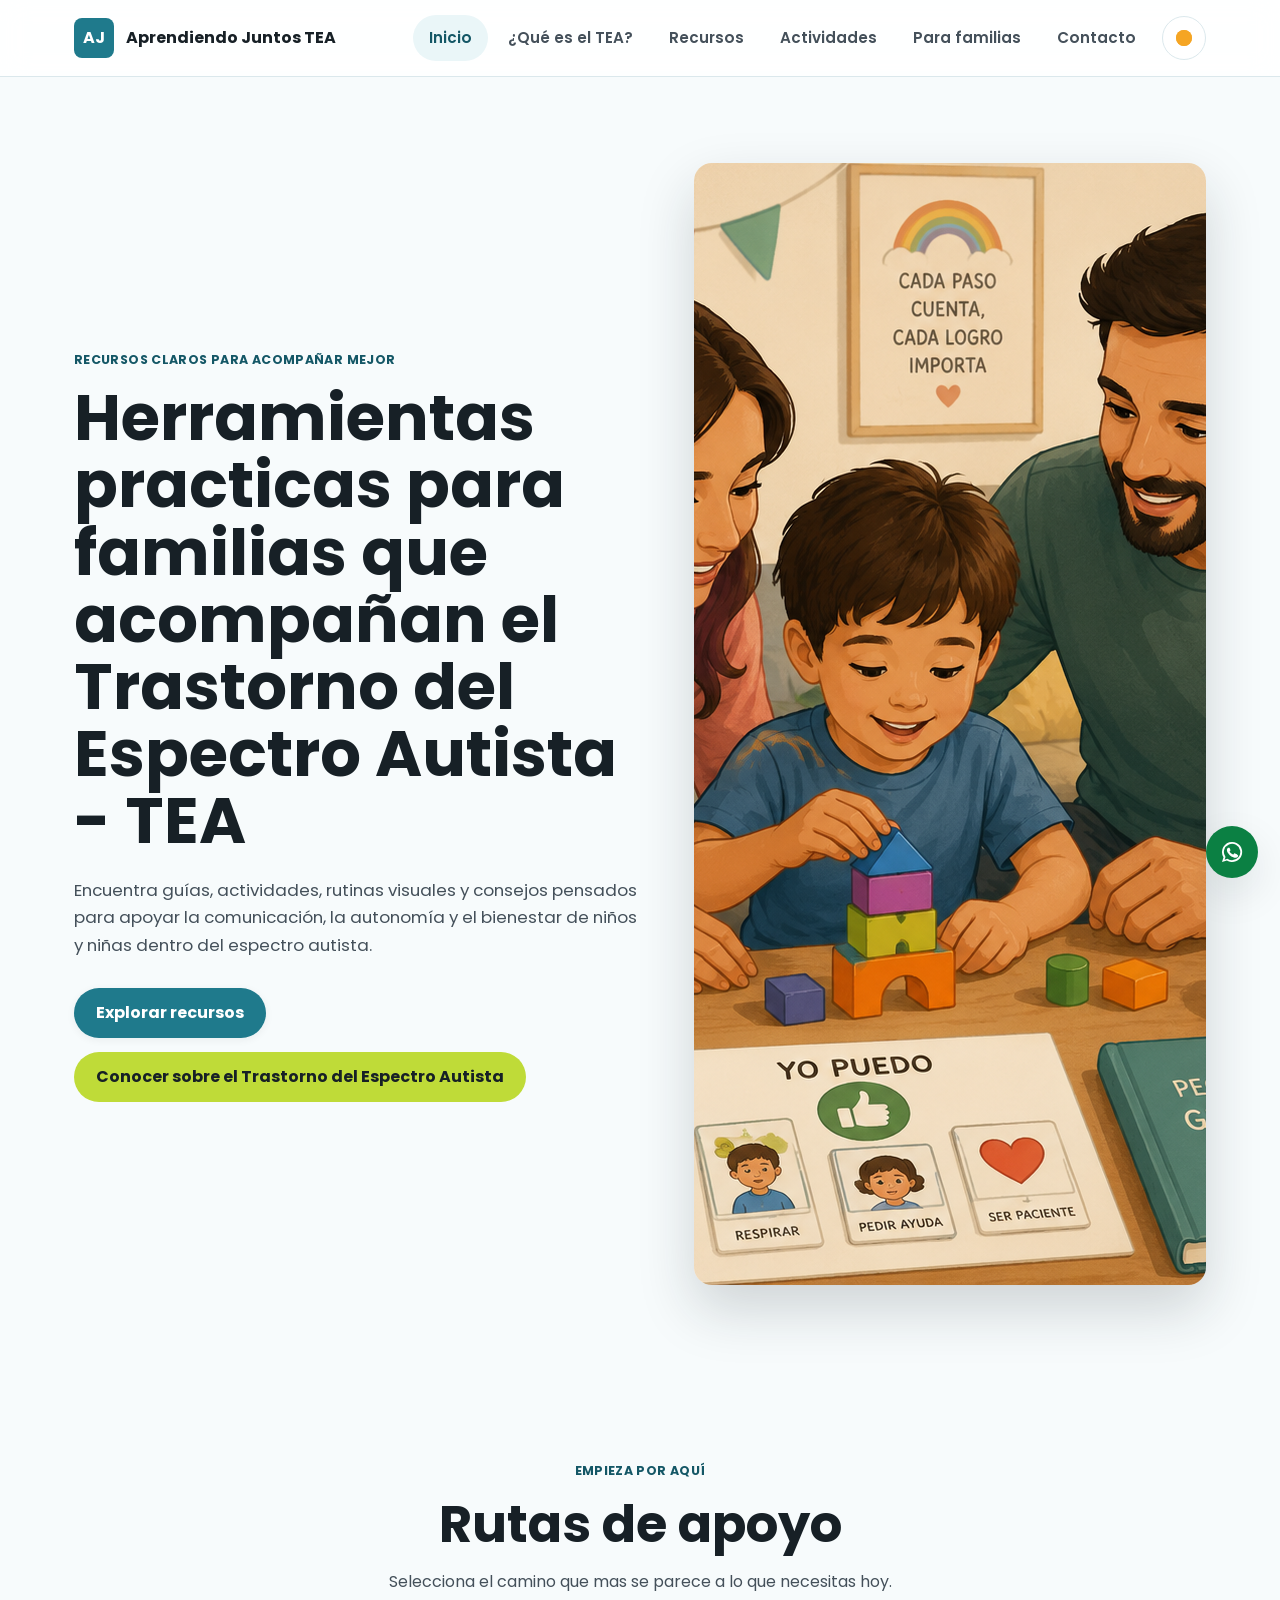
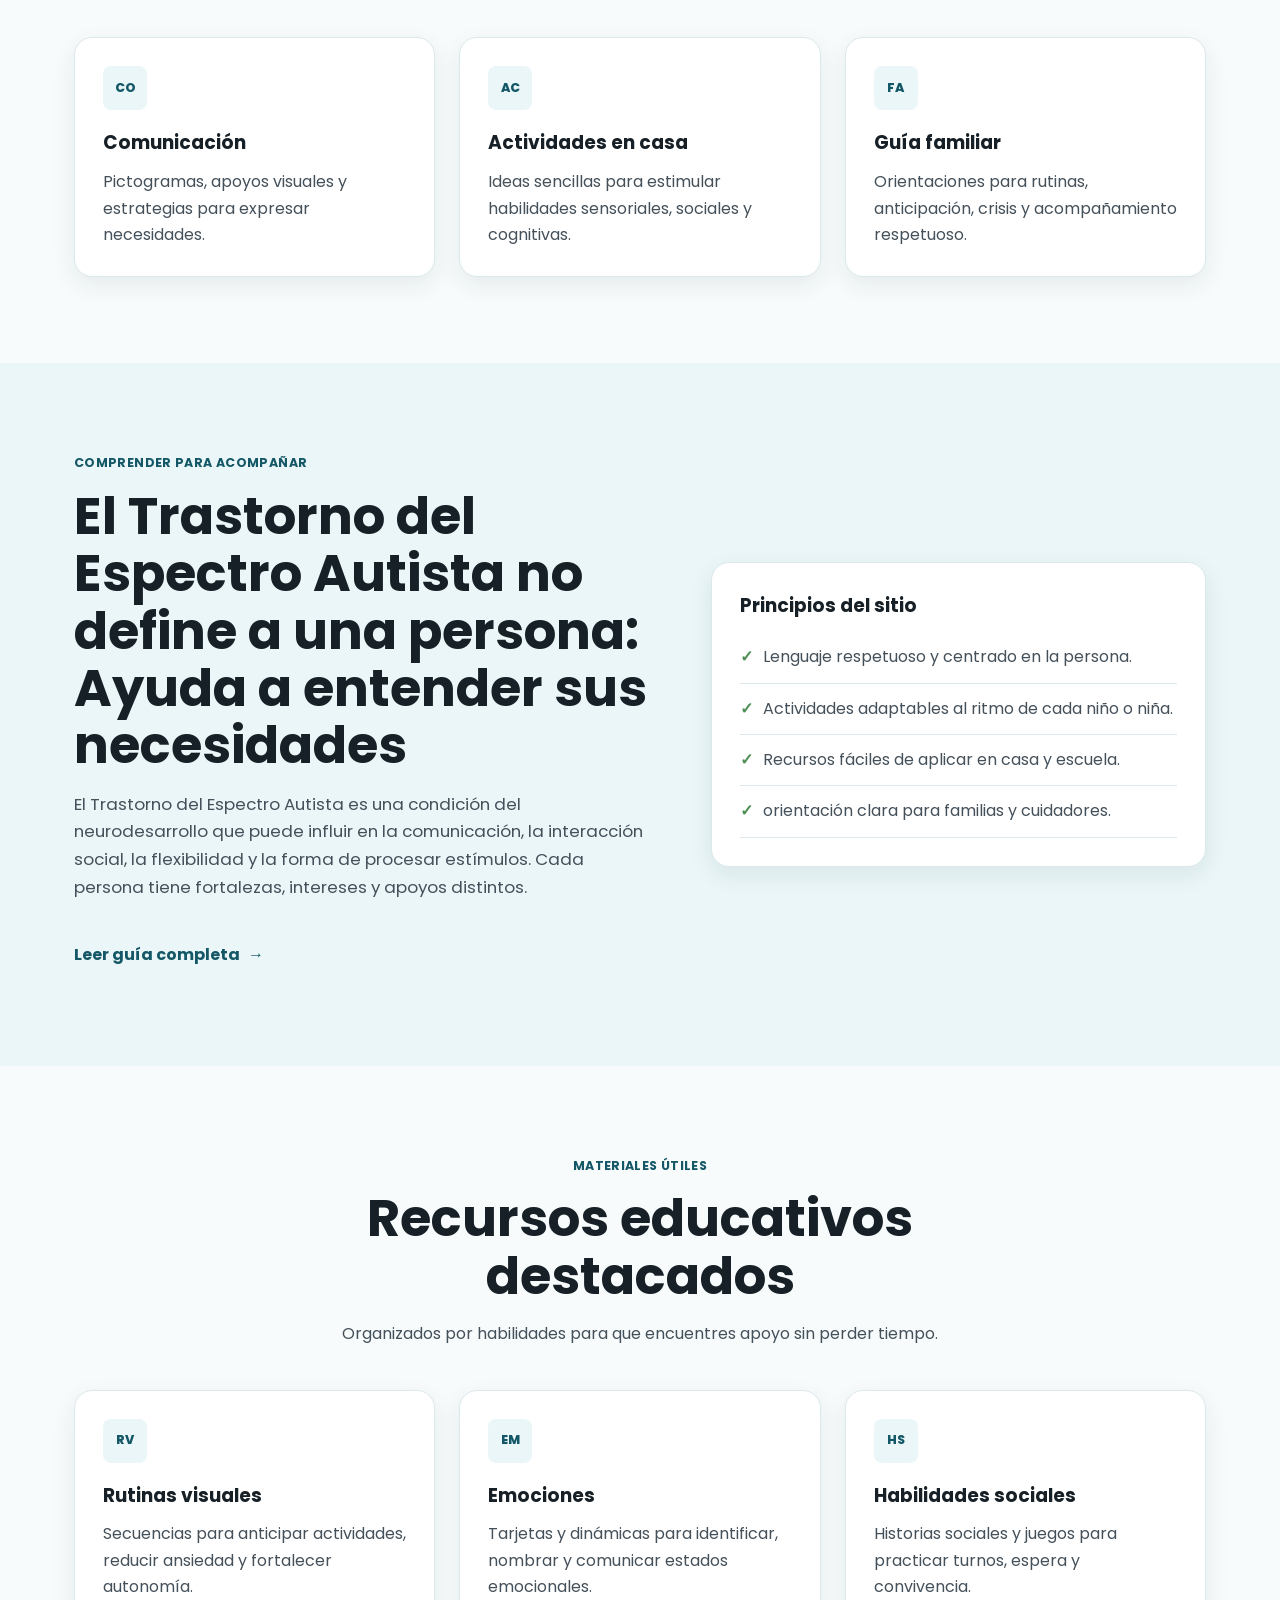
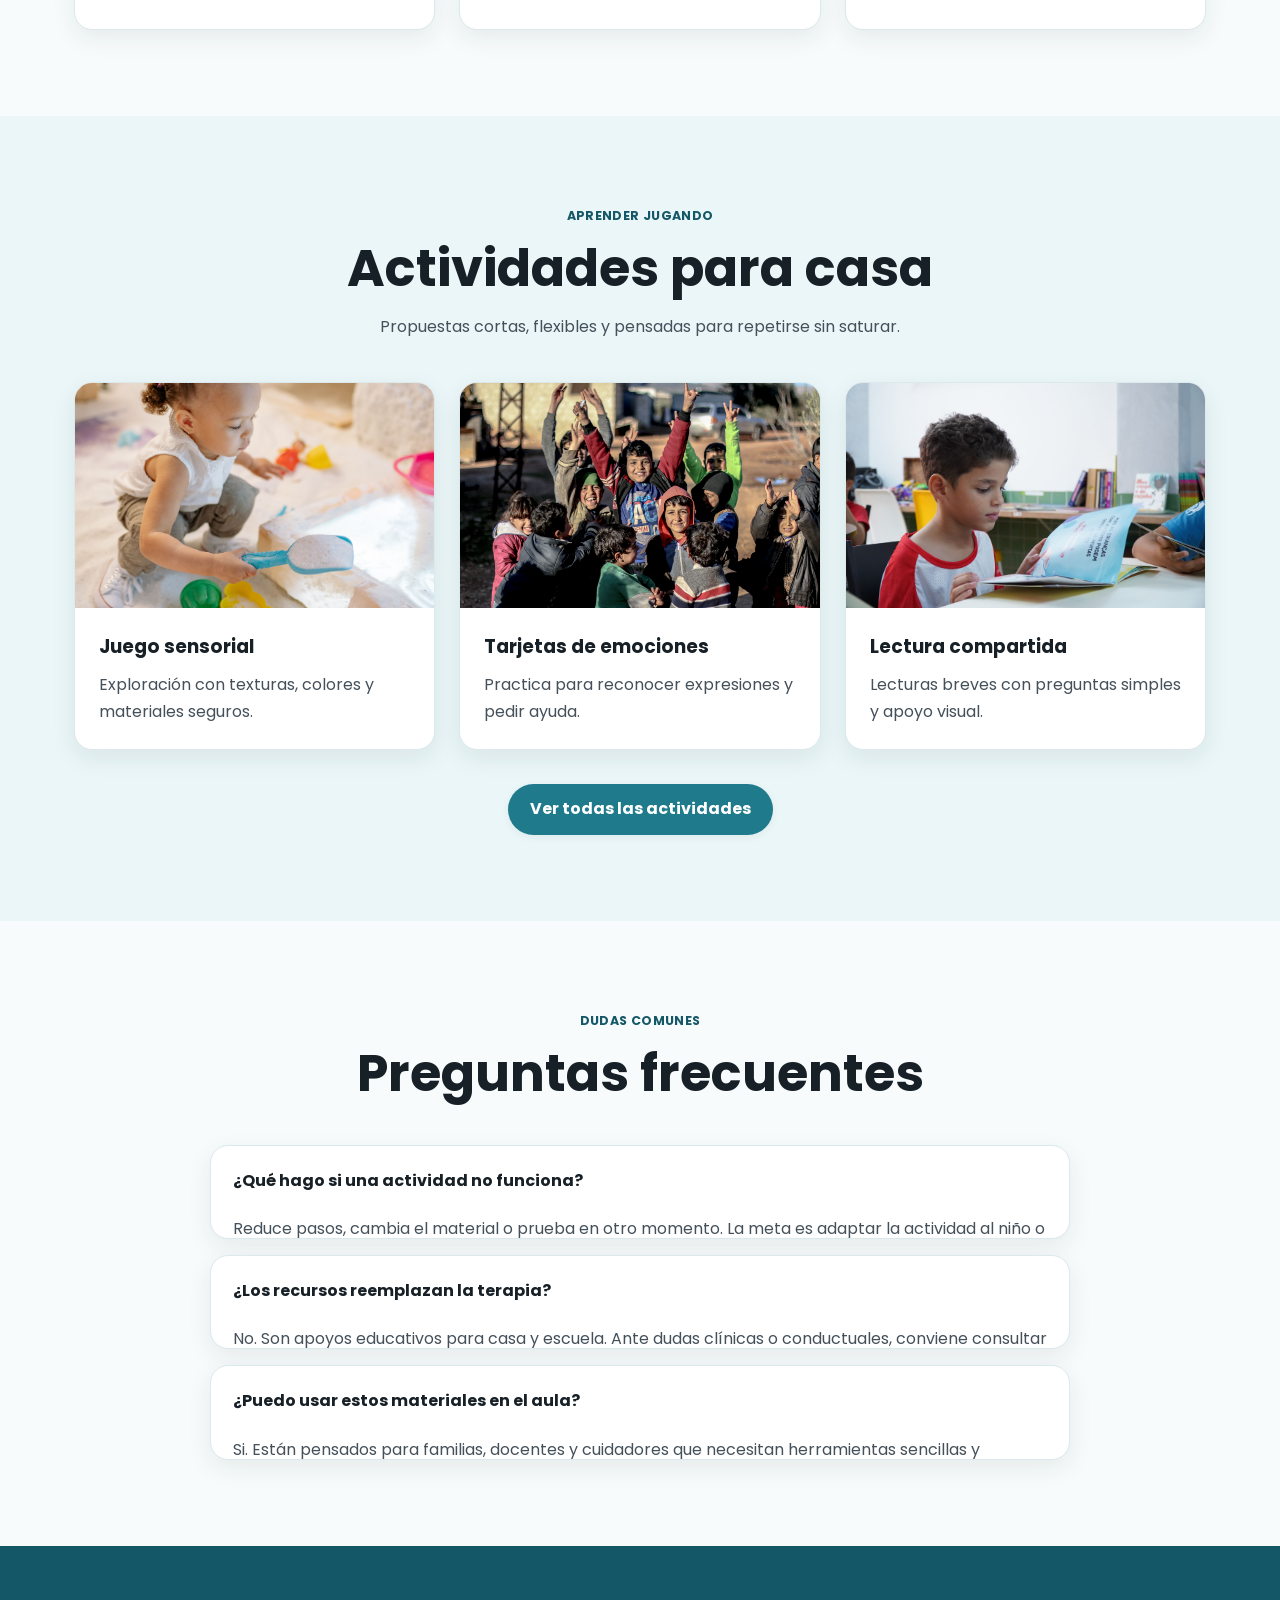
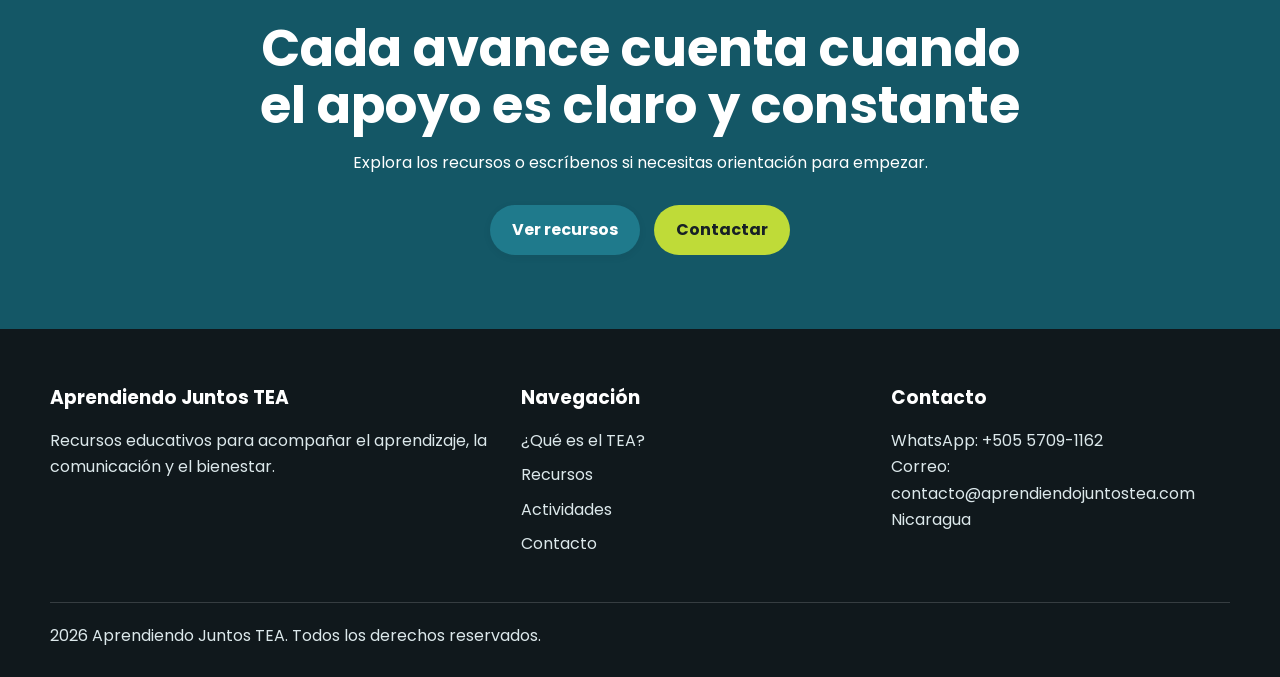
<file: index.html>
<!DOCTYPE html>
<html lang="es">
<head>
    <meta charset="UTF-8">
    <meta name="viewport" content="width=device-width, initial-scale=1.0">
    <title>Aprendiendo Juntos TEA | Recursos para familias</title>
    <meta name="description" content="Recursos educativos, actividades y guías practicas para acompañar a niños y niñas con Trastorno del Espectro Autista.">
    <link rel="canonical" href="https://autismoproyecto25-droid.github.io/AprendiendoJuntosTEA/">
    <meta name="theme-color" content="#f7fbfc" media="(prefers-color-scheme: light)">
    <meta name="theme-color" content="#10161a" media="(prefers-color-scheme: dark)">

    <meta property="og:type" content="website">
    <meta property="og:site_name" content="Aprendiendo Juntos TEA">
    <meta property="og:locale" content="es_NI">
    <meta property="og:title" content="Aprendiendo Juntos TEA | Recursos para familias">
    <meta property="og:description" content="Recursos educativos, actividades y guías practicas para acompañar a niños y niñas con Trastorno del Espectro Autista.">
    <meta property="og:url" content="https://autismoproyecto25-droid.github.io/AprendiendoJuntosTEA/">
    <meta property="og:image" content="https://autismoproyecto25-droid.github.io/AprendiendoJuntosTEA/images/banners/familia-interactuando-nino.png">
    <meta property="og:image:width" content="1402">
    <meta property="og:image:height" content="1122">
    <meta property="og:image:alt" content="Familia acompañando a un niño durante una actividad educativa">
    <meta name="twitter:card" content="summary_large_image">
    <meta name="twitter:title" content="Aprendiendo Juntos TEA | Recursos para familias">
    <meta name="twitter:description" content="Recursos educativos, actividades y guías practicas para acompañar a niños y niñas con Trastorno del Espectro Autista.">
    <meta name="twitter:image" content="https://autismoproyecto25-droid.github.io/AprendiendoJuntosTEA/images/banners/familia-interactuando-nino.png">

    <script>
        (function () {
            try {
                var storedTheme = localStorage.getItem("theme");
                if (storedTheme) {
                    document.documentElement.setAttribute("data-theme", storedTheme);
                }
            } catch (error) {
                /* localStorage no disponible: se usara la preferencia del sistema */
            }
        })();
    </script>
    <link rel="preload" as="image" href="images/banners/familia-interactuando-nino.png">
    <link rel="preconnect" href="https://fonts.googleapis.com">
    <link rel="preconnect" href="https://fonts.gstatic.com" crossorigin>
    <link href="https://fonts.googleapis.com/css2?family=Poppins:wght@300;400;500;600;700&display=swap" rel="stylesheet">
    <link rel="icon" href="images/logo/favicon.ico">
    <link rel="stylesheet" href="css/variables.css">
    <link rel="stylesheet" href="css/style.css">
    <link rel="stylesheet" href="css/responsive.css">
    <link rel="stylesheet" href="css/animation.css">
    <script type="application/ld+json">
    {
        "@context": "https://schema.org",
        "@graph": [
            {
                "@type": "Organization",
                "@id": "https://autismoproyecto25-droid.github.io/AprendiendoJuntosTEA/#organization",
                "name": "Aprendiendo Juntos TEA",
                "url": "https://autismoproyecto25-droid.github.io/AprendiendoJuntosTEA/",
                "logo": "https://autismoproyecto25-droid.github.io/AprendiendoJuntosTEA/images/logo/favicon.ico",
                "email": "contacto@aprendiendojuntostea.com"
            },
            {
                "@type": "WebSite",
                "@id": "https://autismoproyecto25-droid.github.io/AprendiendoJuntosTEA/#website",
                "url": "https://autismoproyecto25-droid.github.io/AprendiendoJuntosTEA/",
                "name": "Aprendiendo Juntos TEA",
                "inLanguage": "es",
                "publisher": { "@id": "https://autismoproyecto25-droid.github.io/AprendiendoJuntosTEA/#organization" }
            },
            {
                "@type": "FAQPage",
                "mainEntity": [
                    {
                        "@type": "Question",
                        "name": "¿Qué hago si una actividad no funciona?",
                        "acceptedAnswer": {
                            "@type": "Answer",
                            "text": "Reduce pasos, cambia el material o prueba en otro momento. La meta es adaptar la actividad al niño o niña, no forzar el proceso."
                        }
                    },
                    {
                        "@type": "Question",
                        "name": "¿Los recursos reemplazan la terapia?",
                        "acceptedAnswer": {
                            "@type": "Answer",
                            "text": "No. Son apoyos educativos para casa y escuela. Ante dudas clínicas o conductuales, conviene consultar con profesionales especializados."
                        }
                    },
                    {
                        "@type": "Question",
                        "name": "¿Puedo usar estos materiales en el aula?",
                        "acceptedAnswer": {
                            "@type": "Answer",
                            "text": "Si. Están pensados para familias, docentes y cuidadores que necesitan herramientas sencillas y adaptables."
                        }
                    }
                ]
            }
        ]
    }
    </script>
</head>
<body>
    <a class="skip-link" href="#main-content">Saltar al contenido</a>
    <!-- Encabezado principal: mantiene la navegación visible y accesible. -->
    <header class="site-header">
        <nav class="navbar" aria-label="navegación principal">
            <a class="logo" href="index.html" aria-label="Inicio Aprendiendo Juntos TEA, portal sobre el Trastorno del Espectro Autista">
                <span class="logo-mark">AJ</span>
                <span>Aprendiendo Juntos TEA</span>
            </a>
            <div class="nav-right">
                <ul class="nav-links" id="primaryNav">
                    <li><a class="active" href="index.html">Inicio</a></li>
                    <li><a href="pages/tea.html">¿Qué es el TEA?</a></li>
                    <li><a href="pages/recursos.html">Recursos</a></li>
                    <li><a href="pages/actividades.html">Actividades</a></li>
                    <li><a href="pages/padres.html">Para familias</a></li>
                    <li><a href="pages/contacto.html">Contacto</a></li>
                </ul>
                <button class="theme-toggle" type="button" id="themeToggle" aria-pressed="false" aria-label="Cambiar a modo oscuro">
                    <span class="theme-toggle-icon" aria-hidden="true"></span>
                </button>
                <button class="menu-toggle" type="button" aria-label="Abrir menu" aria-expanded="false" aria-controls="primaryNav">
                    <span></span>
                    <span></span>
                    <span></span>
                </button>
            </div>
        </nav>
    </header>

    <main id="main-content">
        <!-- Hero: presenta el propósito de la web y guía hacia las acciones principales. -->
        <section class="hero section-band">
            <div class="hero-content hidden">
                <span class="eyebrow">Recursos claros para acompañar mejor</span>
                <h1>Herramientas practicas para familias que acompañan el Trastorno del Espectro Autista - TEA</h1>
                <p>
                    Encuentra guías, actividades, rutinas visuales y consejos pensados para apoyar la comunicación,
                    la autonomía y el bienestar de niños y niñas dentro del espectro autista.
                </p>
                <div class="hero-buttons">
                    <a class="btn-primary" href="pages/recursos.html">Explorar recursos</a>
                    <a class="btn-secondary" href="pages/tea.html">Conocer sobre el Trastorno del Espectro Autista</a>
                </div>
            </div>
            <div class="hero-image hidden">
                <img src="images/banners/familia-interactuando-nino.png" width="1402" height="1122" alt="Familia acompañando a un niño durante una actividad educativa" fetchpriority="high" decoding="async">
            </div>
        </section>

        <!-- Accesos rápidos: reduce pasos para encontrar ayuda especifica. -->
        <section class="quick-access section-wrap" aria-labelledby="quick-title">
            <div class="section-title">
                <span class="eyebrow">Empieza por aquí</span>
                <h2 id="quick-title">Rutas de apoyo</h2>
                <p>Selecciona el camino que mas se parece a lo que necesitas hoy.</p>
            </div>
            <div class="feature-grid">
                <a class="feature-card hidden" href="pages/recursos.html">
                    <span class="card-icon" aria-hidden="true">CO</span>
                    <h3>Comunicación</h3>
                    <p>Pictogramas, apoyos visuales y estrategias para expresar necesidades.</p>
                </a>
                <a class="feature-card hidden" href="pages/actividades.html">
                    <span class="card-icon" aria-hidden="true">AC</span>
                    <h3>Actividades en casa</h3>
                    <p>Ideas sencillas para estimular habilidades sensoriales, sociales y cognitivas.</p>
                </a>
                <a class="feature-card hidden" href="pages/padres.html">
                    <span class="card-icon" aria-hidden="true">FA</span>
                    <h3>Guía familiar</h3>
                    <p>Orientaciones para rutinas, anticipación, crisis y acompañamiento respetuoso.</p>
                </a>
            </div>
        </section>

        <!-- Resumen TEA: explica con lenguaje cuidadoso y no alarmista. -->
        <section class="split-section section-band soft" aria-labelledby="tea-title">
            <div class="split-text hidden">
                <span class="eyebrow">Comprender para acompañar</span>
                <h2 id="tea-title">El Trastorno del Espectro Autista no define a una persona: Ayuda a entender sus necesidades</h2>
                <p>
                    El Trastorno del Espectro Autista es una condición del neurodesarrollo que puede influir en la
                    comunicación, la interacción social, la flexibilidad y la forma de procesar estímulos. Cada persona
                    tiene fortalezas, intereses y apoyos distintos.
                </p>
                <a class="text-link" href="pages/tea.html">Leer guía completa</a>
            </div>
            <div class="info-panel hidden">
                <h3>Principios del sitio</h3>
                <ul class="check-list">
                    <li>Lenguaje respetuoso y centrado en la persona.</li>
                    <li>Actividades adaptables al ritmo de cada niño o niña.</li>
                    <li>Recursos fáciles de aplicar en casa y escuela.</li>
                    <li>orientación clara para familias y cuidadores.</li>
                </ul>
            </div>
        </section>

        <!-- Recursos destacados: muestra categorías concretas disponibles. -->
        <section class="section-wrap" aria-labelledby="resources-title">
            <div class="section-title">
                <span class="eyebrow">Materiales útiles</span>
                <h2 id="resources-title">Recursos educativos destacados</h2>
                <p>Organizados por habilidades para que encuentres apoyo sin perder tiempo.</p>
            </div>
            <div class="resources-grid">
                <article class="resource-card hidden">
                    <span class="card-icon" aria-hidden="true">RV</span>
                    <h3>Rutinas visuales</h3>
                    <p>Secuencias para anticipar actividades, reducir ansiedad y fortalecer autonomía.</p>
                </article>
                <article class="resource-card hidden">
                    <span class="card-icon" aria-hidden="true">EM</span>
                    <h3>Emociones</h3>
                    <p>Tarjetas y dinámicas para identificar, nombrar y comunicar estados emocionales.</p>
                </article>
                <article class="resource-card hidden">
                    <span class="card-icon" aria-hidden="true">HS</span>
                    <h3>Habilidades sociales</h3>
                    <p>Historias sociales y juegos para practicar turnos, espera y convivencia.</p>
                </article>
            </div>
        </section>

        <!-- Actividades visuales: aprovecha las imágenes existentes para orientar rápidamente. -->
        <section class="section-wrap activities-preview soft" aria-labelledby="activities-title">
            <div class="section-title">
                <span class="eyebrow">Aprender jugando</span>
                <h2 id="activities-title">Actividades para casa</h2>
                <p>Propuestas cortas, flexibles y pensadas para repetirse sin saturar.</p>
            </div>
            <div class="activities-grid">
                <article class="activity-card hidden">
                    <img src="images/activities/Sensorial.jpg" width="4000" height="6000" alt="Materiales para juego sensorial" loading="lazy" decoding="async">
                    <div>
                        <h3>Juego sensorial</h3>
                        <p>Exploración con texturas, colores y materiales seguros.</p>
                    </div>
                </article>
                <article class="activity-card hidden">
                    <img src="images/activities/Emociones.jpg" width="5472" height="3648" alt="Tarjetas para reconocer emociones" loading="lazy" decoding="async">
                    <div>
                        <h3>Tarjetas de emociones</h3>
                        <p>Practica para reconocer expresiones y pedir ayuda.</p>
                    </div>
                </article>
                <article class="activity-card hidden">
                    <img src="images/activities/Lectura.jpg" width="3936" height="2624" alt="Lectura compartida en familia" loading="lazy" decoding="async">
                    <div>
                        <h3>Lectura compartida</h3>
                        <p>Lecturas breves con preguntas simples y apoyo visual.</p>
                    </div>
                </article>
            </div>
            <div class="center-action">
                <a class="btn-primary" href="pages/actividades.html">Ver todas las actividades</a>
            </div>
        </section>

        <!-- Preguntas frecuentes: usa JavaScript para desplegar respuestas sin cambiar de pagina. -->
        <section class="faq section-wrap" aria-labelledby="faq-title">
            <div class="section-title">
                <span class="eyebrow">Dudas comunes</span>
                <h2 id="faq-title">Preguntas frecuentes</h2>
            </div>
            <div class="faq-container">
                <article class="faq-item">
                    <button class="faq-question" type="button" aria-expanded="false">¿Qué hago si una actividad no funciona?</button>
                    <div class="faq-answer">
                        <p>Reduce pasos, cambia el material o prueba en otro momento. La meta es adaptar la actividad al niño o niña, no forzar el proceso.</p>
                    </div>
                </article>
                <article class="faq-item">
                    <button class="faq-question" type="button" aria-expanded="false">¿Los recursos reemplazan la terapia?</button>
                    <div class="faq-answer">
                        <p>No. Son apoyos educativos para casa y escuela. Ante dudas clínicas o conductuales, conviene consultar con profesionales especializados.</p>
                    </div>
                </article>
                <article class="faq-item">
                    <button class="faq-question" type="button" aria-expanded="false">¿Puedo usar estos materiales en el aula?</button>
                    <div class="faq-answer">
                        <p>Si. Están pensados para familias, docentes y cuidadores que necesitan herramientas sencillas y adaptables.</p>
                    </div>
                </article>
            </div>
        </section>

        <!-- Llamado final: dirige a contacto y refuerza el apoyo humano. -->
        <section class="cta">
            <h2>Cada avance cuenta cuando el apoyo es claro y constante</h2>
            <p>Explora los recursos o escríbenos si necesitas orientación para empezar.</p>
            <div class="hero-buttons compact">
                <a class="btn-primary" href="pages/recursos.html">Ver recursos</a>
                <a class="btn-secondary" href="pages/contacto.html">Contactar</a>
            </div>
        </section>
    </main>

    <!-- Pie de pagina: agrupa navegación secundaria y datos de contacto. -->
    <footer class="site-footer">
        <div class="footer-container">
            <div>
                <h3>Aprendiendo Juntos TEA</h3>
                <p>Recursos educativos para acompañar el aprendizaje, la comunicación y el bienestar.</p>
            </div>
            <div>
                <h3>Navegación</h3>
                <a href="pages/tea.html">¿Qué es el TEA?</a>
                <a href="pages/recursos.html">Recursos</a>
                <a href="pages/actividades.html">Actividades</a>
                <a href="pages/contacto.html">Contacto</a>
            </div>
            <div>
                <h3>Contacto</h3>
                <p>WhatsApp: +505 5709-1162</p> <!-- Se mantiene el mismo contacto que en la pagina de contacto para consistencia. -->
                <p>Correo: contacto@aprendiendojuntostea.com</p>
                <p>Nicaragua</p>
            </div>
        </div>
        <p class="copyright">2026 Aprendiendo Juntos TEA. Todos los derechos reservados.</p>
    </footer>

    <a class="whatsapp" href="https://wa.me/50557091162" aria-label="Escribir por WhatsApp"><svg viewBox="0 0 24 24" fill="currentColor" aria-hidden="true"><path d="M12 2a10 10 0 0 0-8.5 15.2L2 22l4.9-1.5A10 10 0 1 0 12 2Zm0 18.2a8.2 8.2 0 0 1-4.2-1.2l-.3-.2-2.9.9.9-2.8-.2-.3A8.2 8.2 0 1 1 12 20.2Zm4.5-6.1c-.2-.1-1.5-.7-1.7-.8-.2-.1-.4-.1-.6.1-.2.2-.7.8-.8 1-.2.2-.3.2-.5.1-.2-.1-1-.4-1.9-1.2-.7-.6-1.2-1.4-1.3-1.6-.1-.2 0-.4.1-.5.1-.1.2-.3.4-.4.1-.1.2-.2.2-.4.1-.1 0-.3 0-.4 0-.1-.6-1.4-.8-1.9-.2-.5-.4-.4-.6-.4h-.5c-.2 0-.5.1-.7.3-.2.2-.9.9-.9 2.2s1 2.6 1.1 2.7c.1.2 2 3 4.8 4.2.7.3 1.2.5 1.6.6.7.2 1.3.2 1.8.1.5-.1 1.5-.6 1.7-1.2.2-.6.2-1.1.2-1.2-.1-.1-.2-.2-.5-.3Z"/></svg></a>
    <button id="topBtn" type="button" aria-label="Volver arriba"><svg viewBox="0 0 24 24" fill="none" stroke="currentColor" stroke-width="2.5" stroke-linecap="round" stroke-linejoin="round" aria-hidden="true"><path d="M12 19V5"/><path d="m5 12 7-7 7 7"/></svg></button>
    <script src="js/darkmode.js"></script>
    <script src="js/main.js"></script>
</body>
</html>
</file>
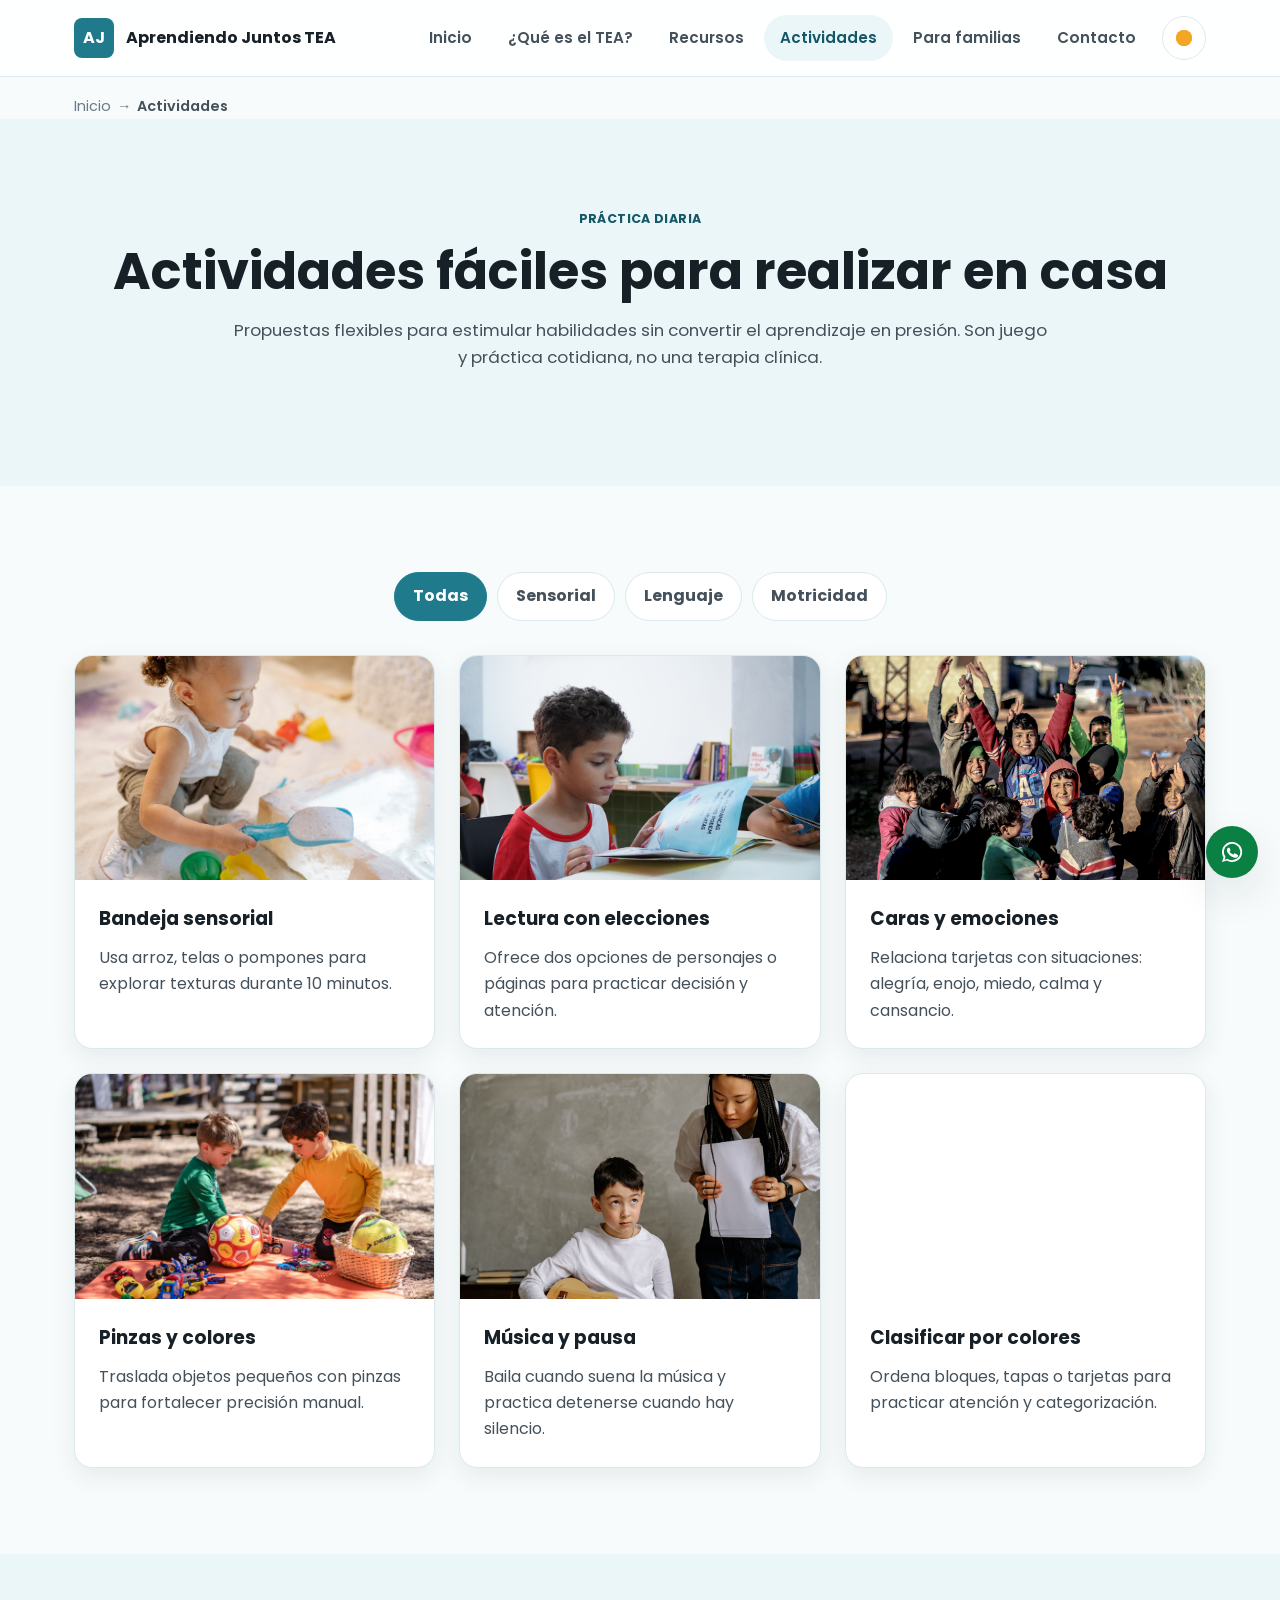
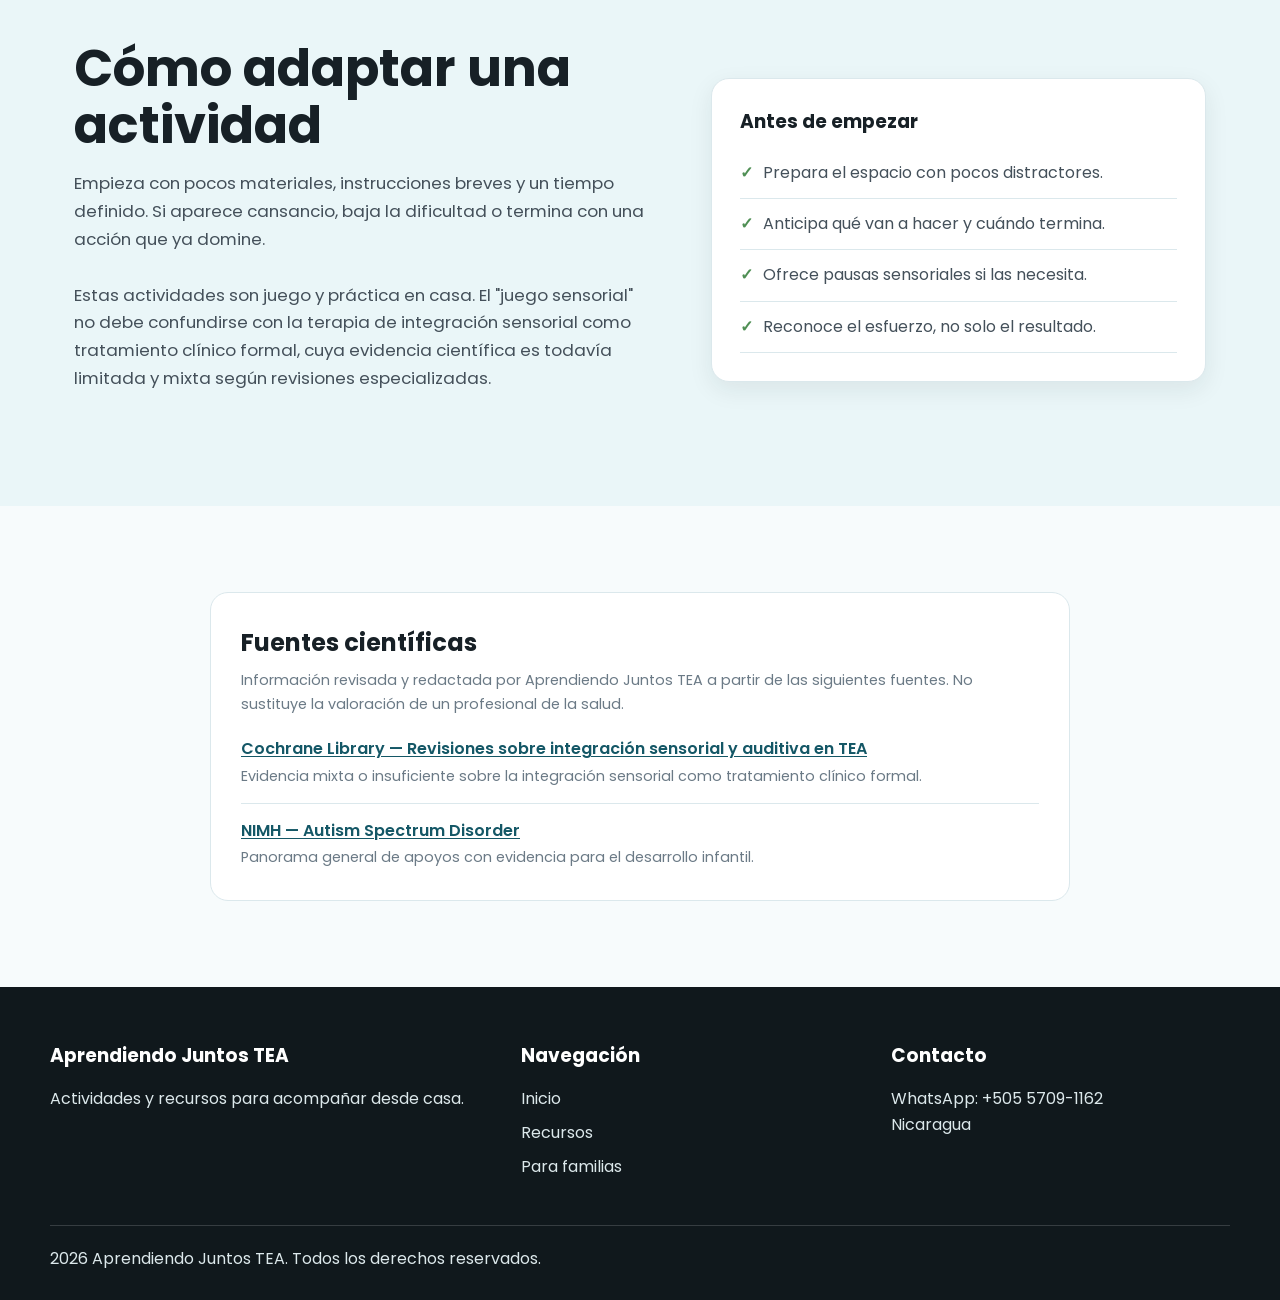
<file: pages/actividades.html>
<!DOCTYPE html>
<html lang="es">
<head>
    <meta charset="UTF-8">
    <meta name="viewport" content="width=device-width, initial-scale=1.0">
    <title>Actividades para casa | Aprendiendo Juntos TEA</title>
    <meta name="description" content="Actividades en casa para apoyar motricidad, lectura, emociones, música, colores y juego sensorial en niños con TEA, con ideas para adaptarlas.">
    <link rel="canonical" href="https://autismoproyecto25-droid.github.io/AprendiendoJuntosTEA/pages/actividades.html">
    <meta name="theme-color" content="#f7fbfc" media="(prefers-color-scheme: light)">
    <meta name="theme-color" content="#10161a" media="(prefers-color-scheme: dark)">

    <meta property="og:type" content="website">
    <meta property="og:site_name" content="Aprendiendo Juntos TEA">
    <meta property="og:locale" content="es_NI">
    <meta property="og:title" content="Actividades para casa | Aprendiendo Juntos TEA">
    <meta property="og:description" content="Actividades en casa para apoyar motricidad, lectura, emociones, música, colores y juego sensorial en niños con TEA.">
    <meta property="og:url" content="https://autismoproyecto25-droid.github.io/AprendiendoJuntosTEA/pages/actividades.html">
    <meta property="og:image" content="https://autismoproyecto25-droid.github.io/AprendiendoJuntosTEA/images/banners/familia-interactuando-nino.png">
    <meta name="twitter:card" content="summary_large_image">
    <meta name="twitter:title" content="Actividades para casa | Aprendiendo Juntos TEA">
    <meta name="twitter:description" content="Actividades en casa para apoyar motricidad, lectura, emociones y juego sensorial en niños con TEA.">
    <meta name="twitter:image" content="https://autismoproyecto25-droid.github.io/AprendiendoJuntosTEA/images/banners/familia-interactuando-nino.png">

    <script>
        (function () {
            try {
                var storedTheme = localStorage.getItem("theme");
                if (storedTheme) {
                    document.documentElement.setAttribute("data-theme", storedTheme);
                }
            } catch (error) {
                /* localStorage no disponible: se usara la preferencia del sistema */
            }
        })();
    </script>
    <link rel="preconnect" href="https://fonts.googleapis.com">
    <link rel="preconnect" href="https://fonts.gstatic.com" crossorigin>
    <link href="https://fonts.googleapis.com/css2?family=Poppins:wght@300;400;500;600;700&display=swap" rel="stylesheet">
    <link rel="icon" href="../images/logo/favicon.ico">
    <link rel="stylesheet" href="../css/variables.css">
    <link rel="stylesheet" href="../css/style.css">
    <link rel="stylesheet" href="../css/responsive.css">
    <link rel="stylesheet" href="../css/animation.css">
    <script type="application/ld+json">
    {
        "@context": "https://schema.org",
        "@graph": [
            {
                "@type": "BreadcrumbList",
                "itemListElement": [
                    { "@type": "ListItem", "position": 1, "name": "Inicio", "item": "https://autismoproyecto25-droid.github.io/AprendiendoJuntosTEA/" },
                    { "@type": "ListItem", "position": 2, "name": "Actividades", "item": "https://autismoproyecto25-droid.github.io/AprendiendoJuntosTEA/pages/actividades.html" }
                ]
            },
            {
                "@type": "WebPage",
                "name": "Actividades para casa",
                "url": "https://autismoproyecto25-droid.github.io/AprendiendoJuntosTEA/pages/actividades.html",
                "description": "Actividades en casa para apoyar motricidad, lectura, emociones, música, colores y juego sensorial en niños con TEA.",
                "inLanguage": "es",
                "isPartOf": { "@id": "https://autismoproyecto25-droid.github.io/AprendiendoJuntosTEA/#website" }
            }
        ]
    }
    </script>
</head>
<body>
    <a class="skip-link" href="#main-content">Saltar al contenido</a>
    <!-- Encabezado compartido: mantiene consistencia entre paginas. -->
    <header class="site-header">
        <nav class="navbar" aria-label="Navegación principal">
            <a class="logo" href="../index.html"><span class="logo-mark">AJ</span><span>Aprendiendo Juntos TEA</span></a>
            <div class="nav-right">
                <ul class="nav-links" id="primaryNav">
                    <li><a href="../index.html">Inicio</a></li>
                    <li><a href="tea.html">¿Qué es el TEA?</a></li>
                    <li><a href="recursos.html">Recursos</a></li>
                    <li><a class="active" href="actividades.html">Actividades</a></li>
                    <li><a href="padres.html">Para familias</a></li>
                    <li><a href="contacto.html">Contacto</a></li>
                </ul>
                <button class="theme-toggle" type="button" id="themeToggle" aria-pressed="false" aria-label="Cambiar a modo oscuro">
                    <span class="theme-toggle-icon" aria-hidden="true"></span>
                </button>
                <button class="menu-toggle" type="button" aria-label="Abrir menu" aria-expanded="false" aria-controls="primaryNav"><span></span><span></span><span></span></button>
            </div>
        </nav>
    </header>

    <main id="main-content">
        <nav class="breadcrumbs" aria-label="Ruta de navegación">
            <ol>
                <li><a href="../index.html">Inicio</a></li>
                <li aria-current="page">Actividades</li>
            </ol>
        </nav>

        <!-- Hero interno: explica el enfoque de las actividades. -->
        <section class="page-hero">
            <span class="eyebrow">Práctica diaria</span>
            <h1>Actividades fáciles para realizar en casa</h1>
            <p>Propuestas flexibles para estimular habilidades sin convertir el aprendizaje en presión. Son juego y práctica cotidiana, no una terapia clínica.</p>
        </section>

        <!-- Filtros de actividades: ayudan a encontrar ejercicios por objetivo. -->
        <section class="section-wrap">
            <div class="filter-bar" data-filter-group=".activity-card">
                <button class="filter-button active" type="button" data-filter="all" aria-pressed="true">Todas</button>
                <button class="filter-button" type="button" data-filter="sensorial" aria-pressed="false">Sensorial</button>
                <button class="filter-button" type="button" data-filter="lenguaje" aria-pressed="false">Lenguaje</button>
                <button class="filter-button" type="button" data-filter="motricidad" aria-pressed="false">Motricidad</button>
            </div>
            <div class="activities-grid">
                <article class="activity-card hidden" data-category="sensorial">
                    <img src="../images/activities/Sensorial.jpg" width="4000" height="6000" alt="Actividad sensorial con materiales de distintas texturas" loading="lazy" decoding="async">
                    <div><h3>Bandeja sensorial</h3><p>Usa arroz, telas o pompones para explorar texturas durante 10 minutos.</p></div>
                </article>
                <article class="activity-card hidden" data-category="lenguaje">
                    <img src="../images/activities/Lectura.jpg" width="3936" height="2624" alt="Lectura compartida" loading="lazy" decoding="async">
                    <div><h3>Lectura con elecciones</h3><p>Ofrece dos opciones de personajes o páginas para practicar decisión y atención.</p></div>
                </article>
                <article class="activity-card hidden" data-category="lenguaje">
                    <img src="../images/activities/Emociones.jpg" width="5472" height="3648" alt="Tarjetas de emociones" loading="lazy" decoding="async">
                    <div><h3>Caras y emociones</h3><p>Relaciona tarjetas con situaciones: alegría, enojo, miedo, calma y cansancio.</p></div>
                </article>
                <article class="activity-card hidden" data-category="motricidad">
                    <img src="../images/activities/Motricidad.jpg" width="6000" height="4000" alt="Actividad de motricidad fina" loading="lazy" decoding="async">
                    <div><h3>Pinzas y colores</h3><p>Traslada objetos pequeños con pinzas para fortalecer precisión manual.</p></div>
                </article>
                <article class="activity-card hidden" data-category="sensorial">
                    <img src="../images/activities/Musica.jpg" width="4000" height="6000" alt="Música y movimiento" loading="lazy" decoding="async">
                    <div><h3>Música y pausa</h3><p>Baila cuando suena la música y practica detenerse cuando hay silencio.</p></div>
                </article>
                <article class="activity-card hidden" data-category="motricidad">
                    <img src="../images/activities/Colores.jpg" width="5304" height="7952" alt="Clasificación por colores" loading="lazy" decoding="async">
                    <div><h3>Clasificar por colores</h3><p>Ordena bloques, tapas o tarjetas para practicar atención y categorización.</p></div>
                </article>
            </div>
        </section>

        <!-- Recomendaciones: evita sobrecargar a la familia y mejora la experiencia. -->
        <section class="split-section section-band soft">
            <div class="split-text hidden">
                <h2>Cómo adaptar una actividad</h2>
                <p>Empieza con pocos materiales, instrucciones breves y un tiempo definido. Si aparece cansancio, baja la dificultad o termina con una acción que ya domine.</p>
                <p class="note-muted">
                    Estas actividades son juego y práctica en casa. El "juego sensorial" no debe confundirse con la
                    terapia de integración sensorial como tratamiento clínico formal, cuya evidencia científica es
                    todavía limitada y mixta según revisiones especializadas.
                </p>
            </div>
            <div class="info-panel hidden">
                <h3>Antes de empezar</h3>
                <ul class="check-list">
                    <li>Prepara el espacio con pocos distractores.</li>
                    <li>Anticipa qué van a hacer y cuándo termina.</li>
                    <li>Ofrece pausas sensoriales si las necesita.</li>
                    <li>Reconoce el esfuerzo, no solo el resultado.</li>
                </ul>
            </div>
        </section>

        <!-- Fuentes: matiza especificamente la evidencia del juego/terapia sensorial. -->
        <section class="section-wrap">
            <div class="sources">
                <h2>Fuentes científicas</h2>
                <p>Información revisada y redactada por Aprendiendo Juntos TEA a partir de las siguientes fuentes. No sustituye la valoración de un profesional de la salud.</p>
                <ul>
                    <li>
                        <a href="https://www.cochranelibrary.com/" target="_blank" rel="noopener noreferrer">Cochrane Library — Revisiones sobre integración sensorial y auditiva en TEA<span class="visually-hidden"> (se abre en una pestaña nueva)</span></a>
                        <span class="source-note">Evidencia mixta o insuficiente sobre la integración sensorial como tratamiento clínico formal.</span>
                    </li>
                    <li>
                        <a href="https://www.nimh.nih.gov/health/topics/autism-spectrum-disorders-asd" target="_blank" rel="noopener noreferrer">NIMH — Autism Spectrum Disorder<span class="visually-hidden"> (se abre en una pestaña nueva)</span></a>
                        <span class="source-note">Panorama general de apoyos con evidencia para el desarrollo infantil.</span>
                    </li>
                </ul>
            </div>
        </section>
    </main>

    <!-- Pie de pagina: cierre común de la web. -->
    <footer class="site-footer">
        <div class="footer-container">
            <div><h3>Aprendiendo Juntos TEA</h3><p>Actividades y recursos para acompañar desde casa.</p></div>
            <div><h3>Navegación</h3><a href="../index.html">Inicio</a><a href="recursos.html">Recursos</a><a href="padres.html">Para familias</a></div>
            <div><h3>Contacto</h3><p>WhatsApp: +505 5709-1162</p><p>Nicaragua</p></div>
        </div>
        <p class="copyright">2026 Aprendiendo Juntos TEA. Todos los derechos reservados.</p>
    </footer>

    <a class="whatsapp" href="https://wa.me/50557091162" aria-label="Escribir por WhatsApp"><svg viewBox="0 0 24 24" fill="currentColor" aria-hidden="true"><path d="M12 2a10 10 0 0 0-8.5 15.2L2 22l4.9-1.5A10 10 0 1 0 12 2Zm0 18.2a8.2 8.2 0 0 1-4.2-1.2l-.3-.2-2.9.9.9-2.8-.2-.3A8.2 8.2 0 1 1 12 20.2Zm4.5-6.1c-.2-.1-1.5-.7-1.7-.8-.2-.1-.4-.1-.6.1-.2.2-.7.8-.8 1-.2.2-.3.2-.5.1-.2-.1-1-.4-1.9-1.2-.7-.6-1.2-1.4-1.3-1.6-.1-.2 0-.4.1-.5.1-.1.2-.3.4-.4.1-.1.2-.2.2-.4.1-.1 0-.3 0-.4 0-.1-.6-1.4-.8-1.9-.2-.5-.4-.4-.6-.4h-.5c-.2 0-.5.1-.7.3-.2.2-.9.9-.9 2.2s1 2.6 1.1 2.7c.1.2 2 3 4.8 4.2.7.3 1.2.5 1.6.6.7.2 1.3.2 1.8.1.5-.1 1.5-.6 1.7-1.2.2-.6.2-1.1.2-1.2-.1-.1-.2-.2-.5-.3Z"/></svg></a>
    <button id="topBtn" type="button" aria-label="Volver arriba"><svg viewBox="0 0 24 24" fill="none" stroke="currentColor" stroke-width="2.5" stroke-linecap="round" stroke-linejoin="round" aria-hidden="true"><path d="M12 19V5"/><path d="m5 12 7-7 7 7"/></svg></button>
    <script src="../js/darkmode.js"></script>
    <script src="../js/main.js"></script>
</body>
</html>
</file>
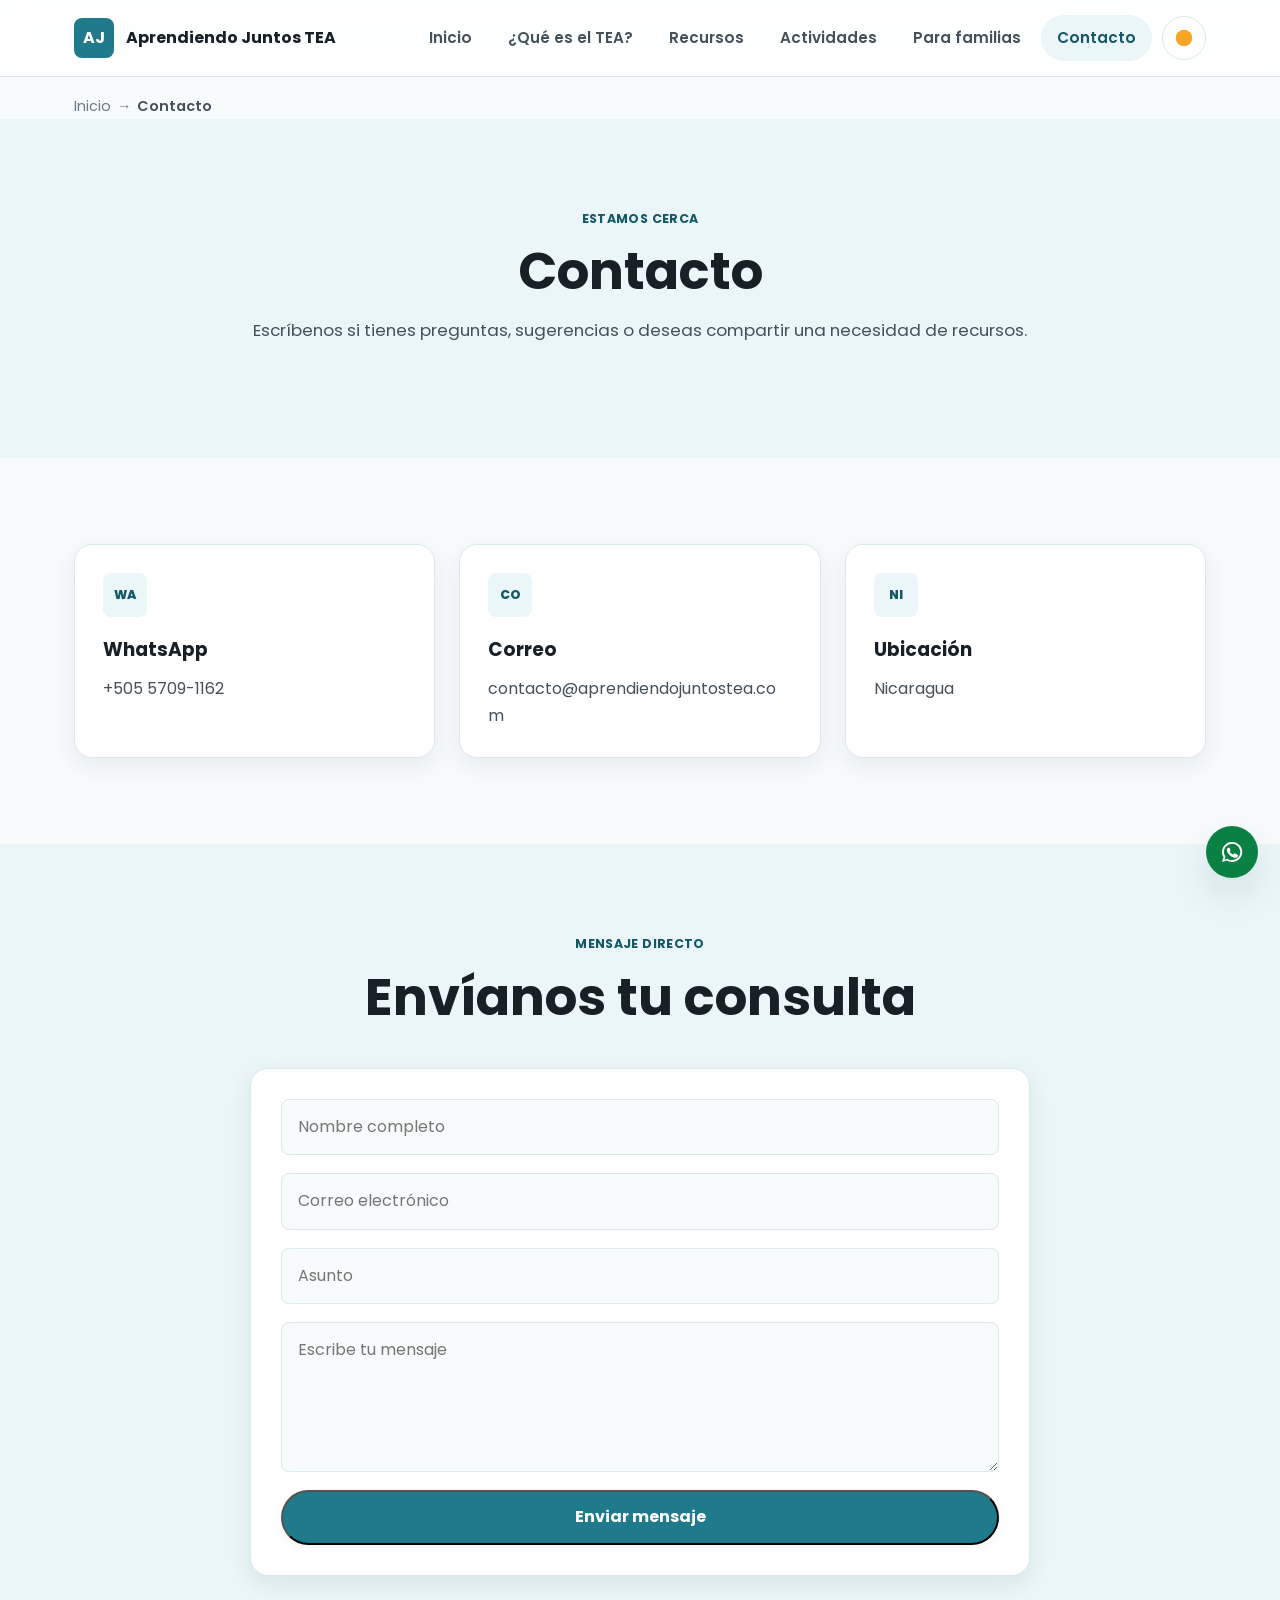
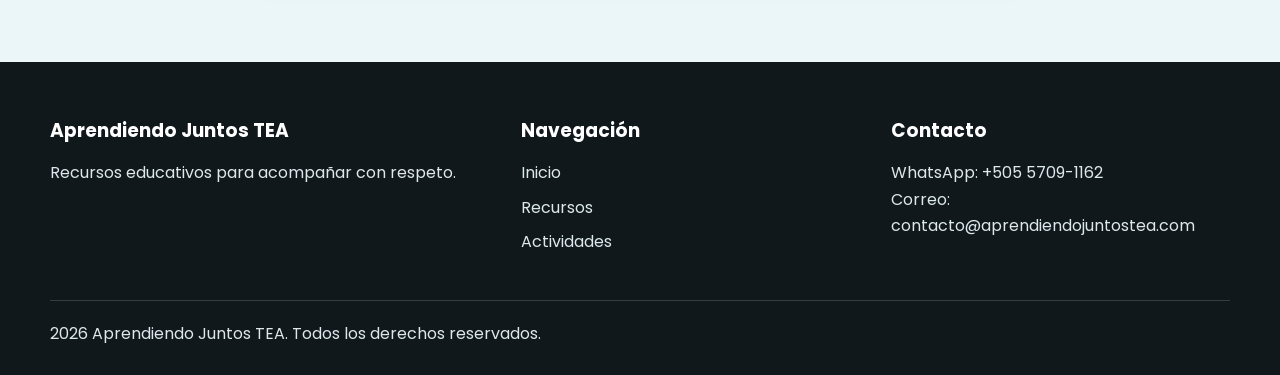
<file: pages/contacto.html>
<!DOCTYPE html>
<html lang="es">
<head>
    <meta charset="UTF-8">
    <meta name="viewport" content="width=device-width, initial-scale=1.0">
    <title>Contacto | Aprendiendo Juntos TEA</title>
    <meta name="description" content="Contacto de Aprendiendo Juntos TEA para consultas, sugerencias y orientación sobre recursos educativos para familias.">
    <link rel="canonical" href="https://autismoproyecto25-droid.github.io/AprendiendoJuntosTEA/pages/contacto.html">
    <meta name="theme-color" content="#f7fbfc" media="(prefers-color-scheme: light)">
    <meta name="theme-color" content="#10161a" media="(prefers-color-scheme: dark)">

    <meta property="og:type" content="website">
    <meta property="og:site_name" content="Aprendiendo Juntos TEA">
    <meta property="og:locale" content="es_NI">
    <meta property="og:title" content="Contacto | Aprendiendo Juntos TEA">
    <meta property="og:description" content="Contacto de Aprendiendo Juntos TEA para consultas, sugerencias y orientación sobre recursos educativos para familias.">
    <meta property="og:url" content="https://autismoproyecto25-droid.github.io/AprendiendoJuntosTEA/pages/contacto.html">
    <meta property="og:image" content="https://autismoproyecto25-droid.github.io/AprendiendoJuntosTEA/images/banners/familia-interactuando-nino.png">
    <meta name="twitter:card" content="summary_large_image">
    <meta name="twitter:title" content="Contacto | Aprendiendo Juntos TEA">
    <meta name="twitter:description" content="Contacto de Aprendiendo Juntos TEA para consultas y orientación sobre recursos educativos.">
    <meta name="twitter:image" content="https://autismoproyecto25-droid.github.io/AprendiendoJuntosTEA/images/banners/familia-interactuando-nino.png">

    <script>
        (function () {
            try {
                var storedTheme = localStorage.getItem("theme");
                if (storedTheme) {
                    document.documentElement.setAttribute("data-theme", storedTheme);
                }
            } catch (error) {
                /* localStorage no disponible: se usara la preferencia del sistema */
            }
        })();
    </script>
    <link rel="preconnect" href="https://fonts.googleapis.com">
    <link rel="preconnect" href="https://fonts.gstatic.com" crossorigin>
    <link href="https://fonts.googleapis.com/css2?family=Poppins:wght@300;400;500;600;700&display=swap" rel="stylesheet">
    <link rel="icon" href="../images/logo/favicon.ico">
    <link rel="stylesheet" href="../css/variables.css">
    <link rel="stylesheet" href="../css/style.css">
    <link rel="stylesheet" href="../css/responsive.css">
    <link rel="stylesheet" href="../css/animation.css">
    <script type="application/ld+json">
    {
        "@context": "https://schema.org",
        "@graph": [
            {
                "@type": "BreadcrumbList",
                "itemListElement": [
                    { "@type": "ListItem", "position": 1, "name": "Inicio", "item": "https://autismoproyecto25-droid.github.io/AprendiendoJuntosTEA/" },
                    { "@type": "ListItem", "position": 2, "name": "Contacto", "item": "https://autismoproyecto25-droid.github.io/AprendiendoJuntosTEA/pages/contacto.html" }
                ]
            },
            {
                "@type": "ContactPage",
                "name": "Contacto",
                "url": "https://autismoproyecto25-droid.github.io/AprendiendoJuntosTEA/pages/contacto.html",
                "inLanguage": "es",
                "isPartOf": { "@id": "https://autismoproyecto25-droid.github.io/AprendiendoJuntosTEA/#website" }
            }
        ]
    }
    </script>
</head>
<body>
    <a class="skip-link" href="#main-content">Saltar al contenido</a>
    <!-- Encabezado compartido: acceso rápido a todas las secciones. -->
    <header class="site-header">
        <nav class="navbar" aria-label="Navegación principal">
            <a class="logo" href="../index.html"><span class="logo-mark">AJ</span><span>Aprendiendo Juntos TEA</span></a>
            <div class="nav-right">
                <ul class="nav-links" id="primaryNav">
                    <li><a href="../index.html">Inicio</a></li>
                    <li><a href="tea.html">¿Qué es el TEA?</a></li>
                    <li><a href="recursos.html">Recursos</a></li>
                    <li><a href="actividades.html">Actividades</a></li>
                    <li><a href="padres.html">Para familias</a></li>
                    <li><a class="active" href="contacto.html">Contacto</a></li>
                </ul>
                <button class="theme-toggle" type="button" id="themeToggle" aria-pressed="false" aria-label="Cambiar a modo oscuro">
                    <span class="theme-toggle-icon" aria-hidden="true"></span>
                </button>
                <button class="menu-toggle" type="button" aria-label="Abrir menu" aria-expanded="false" aria-controls="primaryNav"><span></span><span></span><span></span></button>
            </div>
        </nav>
    </header>

    <main id="main-content">
        <nav class="breadcrumbs" aria-label="Ruta de navegación">
            <ol>
                <li><a href="../index.html">Inicio</a></li>
                <li aria-current="page">Contacto</li>
            </ol>
        </nav>

        <!-- Hero interno: invita al contacto de forma cercana. -->
        <section class="page-hero">
            <span class="eyebrow">Estamos cerca</span>
            <h1>Contacto</h1>
            <p>Escríbenos si tienes preguntas, sugerencias o deseas compartir una necesidad de recursos.</p>
        </section>

        <!-- Datos de contacto: ofrece alternativas claras antes del formulario. -->
        <section class="section-wrap">
            <div class="contact-grid">
                <article class="contact-card hidden"><span class="card-icon" aria-hidden="true">WA</span><h3>WhatsApp</h3><p>+505 5709-1162</p></article>
                <article class="contact-card hidden"><span class="card-icon" aria-hidden="true">CO</span><h3>Correo</h3><p>contacto@aprendiendojuntostea.com</p></article>
                <article class="contact-card hidden"><span class="card-icon" aria-hidden="true">NI</span><h3>Ubicación</h3><p>Nicaragua</p></article>
            </div>
        </section>

        <!-- Formulario: envía mensajes mediante FormSubmit sin backend propio. -->
        <section class="section-wrap soft">
            <div class="section-title">
                <span class="eyebrow">Mensaje directo</span>
                <h2>Envíanos tu consulta</h2>
            </div>
            <form class="contact-form" action="https://formsubmit.co/autismoproyecto25@gmail.com" method="POST">
                <label class="visually-hidden" for="nombre">Nombre completo</label>
                <input id="nombre" type="text" name="nombre" placeholder="Nombre completo" required>
                <label class="visually-hidden" for="correo">Correo electrónico</label>
                <input id="correo" type="email" name="correo" placeholder="Correo electrónico" required>
                <label class="visually-hidden" for="asunto">Asunto</label>
                <input id="asunto" type="text" name="asunto" placeholder="Asunto">
                <label class="visually-hidden" for="mensaje">Mensaje</label>
                <textarea id="mensaje" name="mensaje" placeholder="Escribe tu mensaje" required></textarea>
                <input type="hidden" name="_subject" value="Nuevo mensaje desde Aprendiendo Juntos TEA">
                <input type="hidden" name="_captcha" value="false">
                <button class="btn-primary" type="submit">Enviar mensaje</button>
            </form>
        </section>
    </main>

    <!-- Pie de pagina: cierre institucional de la web. -->
    <footer class="site-footer">
        <div class="footer-container">
            <div><h3>Aprendiendo Juntos TEA</h3><p>Recursos educativos para acompañar con respeto.</p></div>
            <div><h3>Navegación</h3><a href="../index.html">Inicio</a><a href="recursos.html">Recursos</a><a href="actividades.html">Actividades</a></div>
            <div><h3>Contacto</h3><p>WhatsApp: +505 5709-1162</p><p>Correo: contacto@aprendiendojuntostea.com</p></div>
        </div>
        <p class="copyright">2026 Aprendiendo Juntos TEA. Todos los derechos reservados.</p>
    </footer>

    <a class="whatsapp" href="https://wa.me/50557091162" aria-label="Escribir por WhatsApp"><svg viewBox="0 0 24 24" fill="currentColor" aria-hidden="true"><path d="M12 2a10 10 0 0 0-8.5 15.2L2 22l4.9-1.5A10 10 0 1 0 12 2Zm0 18.2a8.2 8.2 0 0 1-4.2-1.2l-.3-.2-2.9.9.9-2.8-.2-.3A8.2 8.2 0 1 1 12 20.2Zm4.5-6.1c-.2-.1-1.5-.7-1.7-.8-.2-.1-.4-.1-.6.1-.2.2-.7.8-.8 1-.2.2-.3.2-.5.1-.2-.1-1-.4-1.9-1.2-.7-.6-1.2-1.4-1.3-1.6-.1-.2 0-.4.1-.5.1-.1.2-.3.4-.4.1-.1.2-.2.2-.4.1-.1 0-.3 0-.4 0-.1-.6-1.4-.8-1.9-.2-.5-.4-.4-.6-.4h-.5c-.2 0-.5.1-.7.3-.2.2-.9.9-.9 2.2s1 2.6 1.1 2.7c.1.2 2 3 4.8 4.2.7.3 1.2.5 1.6.6.7.2 1.3.2 1.8.1.5-.1 1.5-.6 1.7-1.2.2-.6.2-1.1.2-1.2-.1-.1-.2-.2-.5-.3Z"/></svg></a>
    <button id="topBtn" type="button" aria-label="Volver arriba"><svg viewBox="0 0 24 24" fill="none" stroke="currentColor" stroke-width="2.5" stroke-linecap="round" stroke-linejoin="round" aria-hidden="true"><path d="M12 19V5"/><path d="m5 12 7-7 7 7"/></svg></button>
    <script src="../js/darkmode.js"></script>
    <script src="../js/main.js"></script>
</body>
</html>
</file>
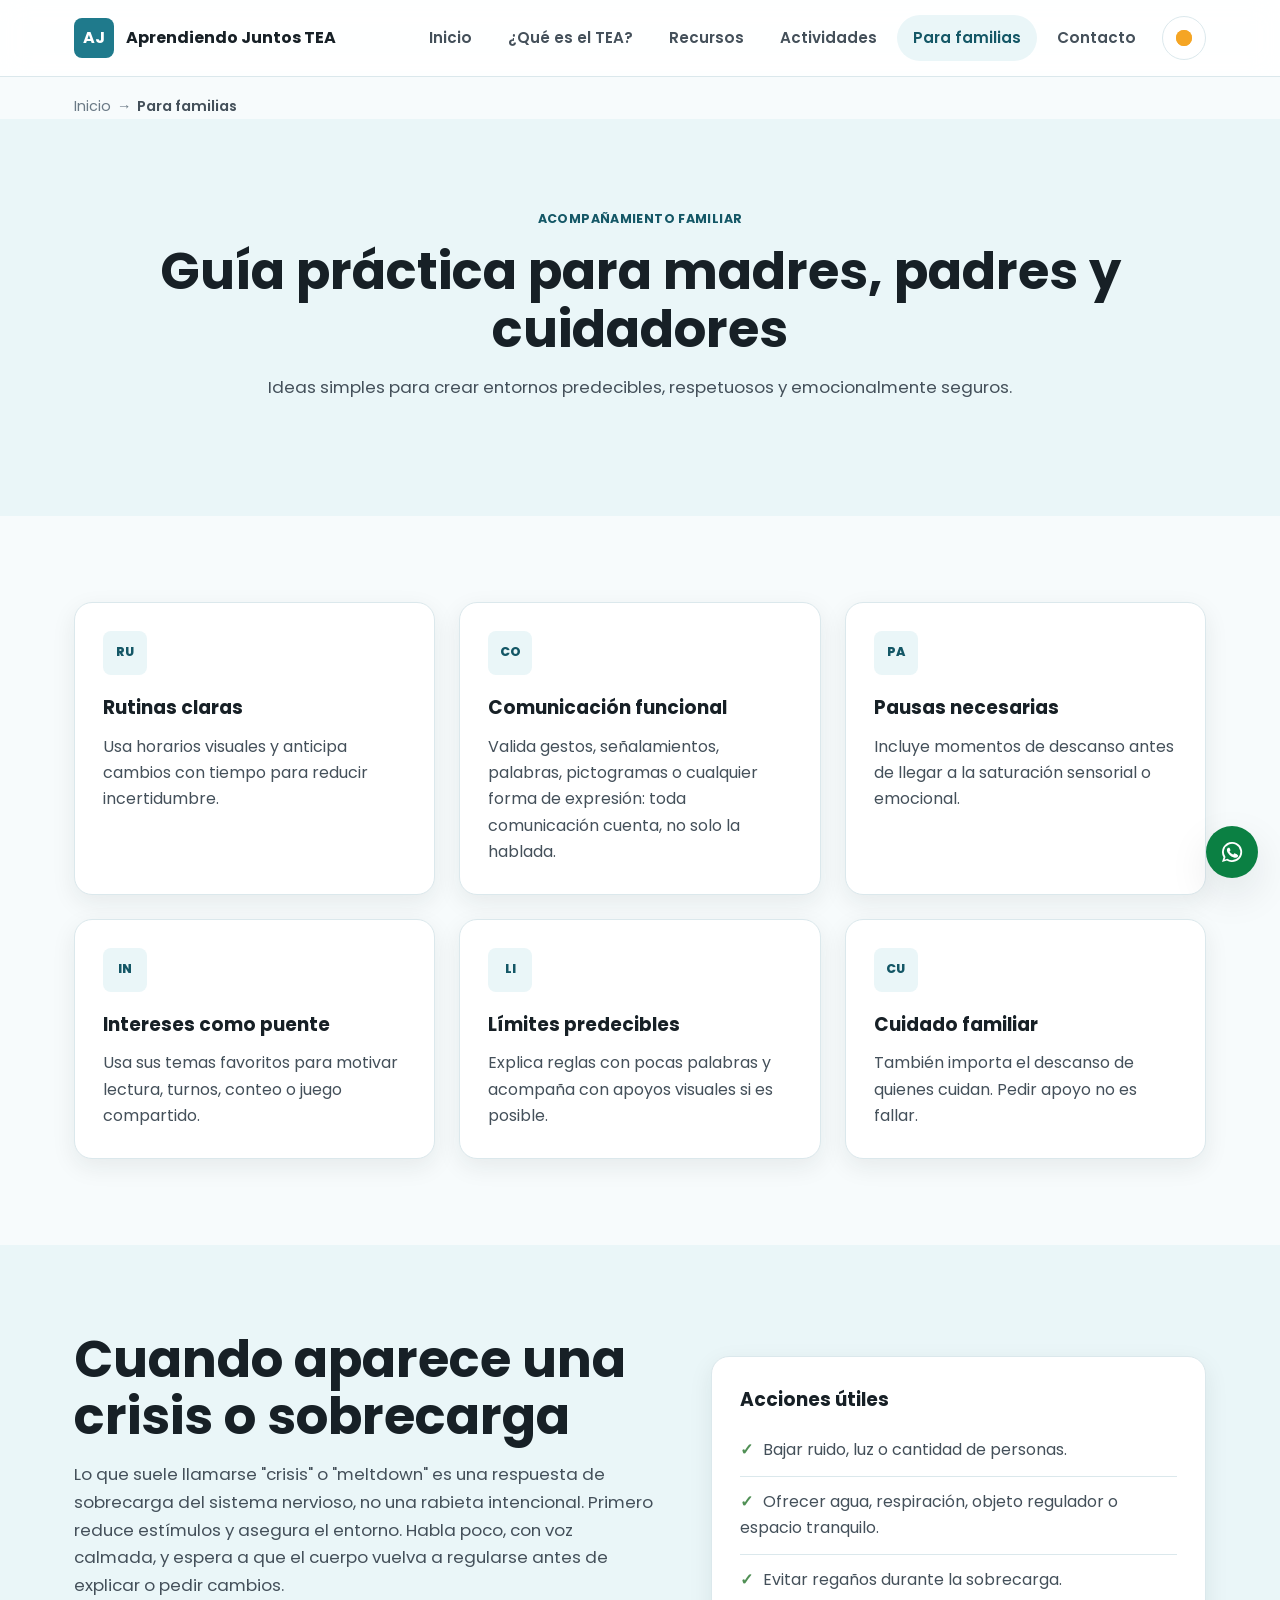
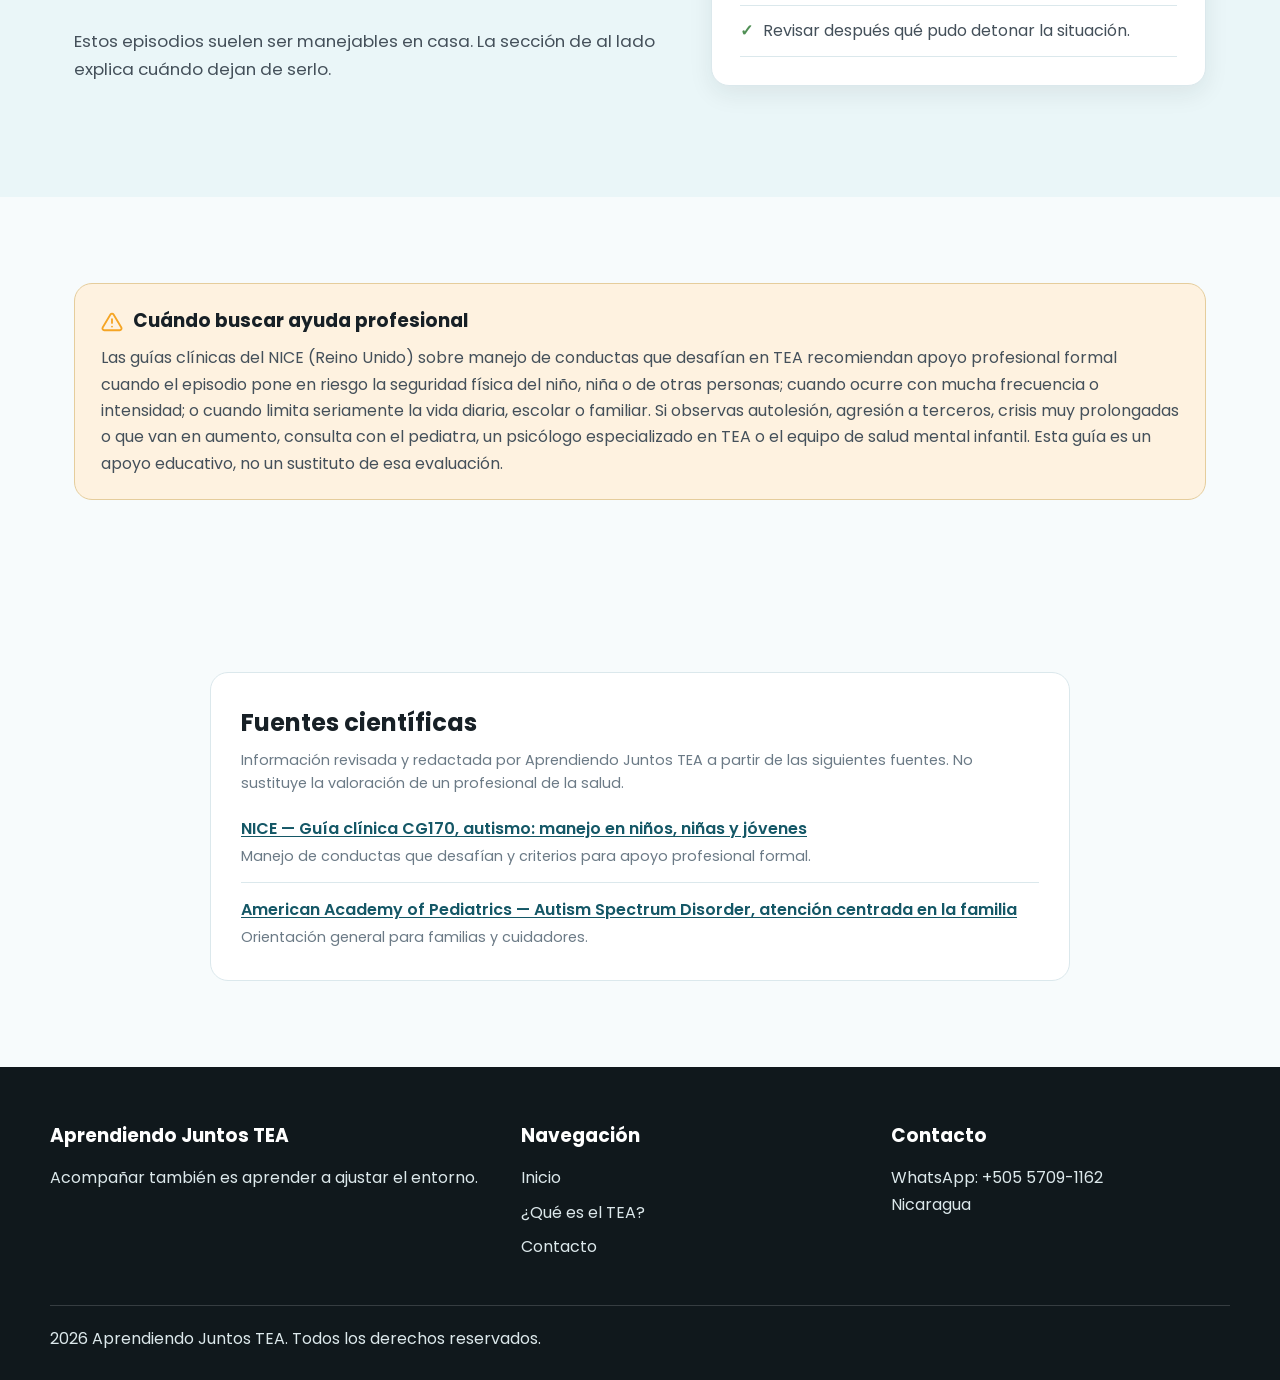
<file: pages/padres.html>
<!DOCTYPE html>
<html lang="es">
<head>
    <meta charset="UTF-8">
    <meta name="viewport" content="width=device-width, initial-scale=1.0">
    <title>Guía para familias | Aprendiendo Juntos TEA</title>
    <meta name="description" content="Consejos prácticos para familias y cuidadores de niños con TEA: rutinas, comunicación, regulación emocional y cuándo buscar ayuda profesional ante una crisis.">
    <link rel="canonical" href="https://autismoproyecto25-droid.github.io/AprendiendoJuntosTEA/pages/padres.html">
    <meta name="theme-color" content="#f7fbfc" media="(prefers-color-scheme: light)">
    <meta name="theme-color" content="#10161a" media="(prefers-color-scheme: dark)">

    <meta property="og:type" content="article">
    <meta property="og:site_name" content="Aprendiendo Juntos TEA">
    <meta property="og:locale" content="es_NI">
    <meta property="og:title" content="Guía para familias | Aprendiendo Juntos TEA">
    <meta property="og:description" content="Consejos prácticos para familias y cuidadores de niños con TEA: rutinas, comunicación, regulación emocional y cuándo buscar ayuda profesional ante una crisis.">
    <meta property="og:url" content="https://autismoproyecto25-droid.github.io/AprendiendoJuntosTEA/pages/padres.html">
    <meta property="og:image" content="https://autismoproyecto25-droid.github.io/AprendiendoJuntosTEA/images/banners/familia-interactuando-nino.png">
    <meta name="twitter:card" content="summary_large_image">
    <meta name="twitter:title" content="Guía para familias | Aprendiendo Juntos TEA">
    <meta name="twitter:description" content="Consejos prácticos para familias: rutinas, comunicación, regulación emocional y cuándo buscar ayuda profesional.">
    <meta name="twitter:image" content="https://autismoproyecto25-droid.github.io/AprendiendoJuntosTEA/images/banners/familia-interactuando-nino.png">

    <script>
        (function () {
            try {
                var storedTheme = localStorage.getItem("theme");
                if (storedTheme) {
                    document.documentElement.setAttribute("data-theme", storedTheme);
                }
            } catch (error) {
                /* localStorage no disponible: se usara la preferencia del sistema */
            }
        })();
    </script>
    <link rel="preconnect" href="https://fonts.googleapis.com">
    <link rel="preconnect" href="https://fonts.gstatic.com" crossorigin>
    <link href="https://fonts.googleapis.com/css2?family=Poppins:wght@300;400;500;600;700&display=swap" rel="stylesheet">
    <link rel="icon" href="../images/logo/favicon.ico">
    <link rel="stylesheet" href="../css/variables.css">
    <link rel="stylesheet" href="../css/style.css">
    <link rel="stylesheet" href="../css/responsive.css">
    <link rel="stylesheet" href="../css/animation.css">
    <script type="application/ld+json">
    {
        "@context": "https://schema.org",
        "@graph": [
            {
                "@type": "BreadcrumbList",
                "itemListElement": [
                    { "@type": "ListItem", "position": 1, "name": "Inicio", "item": "https://autismoproyecto25-droid.github.io/AprendiendoJuntosTEA/" },
                    { "@type": "ListItem", "position": 2, "name": "Para familias", "item": "https://autismoproyecto25-droid.github.io/AprendiendoJuntosTEA/pages/padres.html" }
                ]
            },
            {
                "@type": "WebPage",
                "name": "Guía para familias",
                "url": "https://autismoproyecto25-droid.github.io/AprendiendoJuntosTEA/pages/padres.html",
                "description": "Consejos prácticos para familias y cuidadores de niños con TEA: rutinas, comunicación, regulación emocional y cuándo buscar ayuda profesional ante una crisis.",
                "inLanguage": "es",
                "isPartOf": { "@id": "https://autismoproyecto25-droid.github.io/AprendiendoJuntosTEA/#website" }
            }
        ]
    }
    </script>
</head>
<body>
    <a class="skip-link" href="#main-content">Saltar al contenido</a>
    <!-- Encabezado compartido: orienta a la familia dentro del sitio. -->
    <header class="site-header">
        <nav class="navbar" aria-label="Navegación principal">
            <a class="logo" href="../index.html"><span class="logo-mark">AJ</span><span>Aprendiendo Juntos TEA</span></a>
            <div class="nav-right">
                <ul class="nav-links" id="primaryNav">
                    <li><a href="../index.html">Inicio</a></li>
                    <li><a href="tea.html">¿Qué es el TEA?</a></li>
                    <li><a href="recursos.html">Recursos</a></li>
                    <li><a href="actividades.html">Actividades</a></li>
                    <li><a class="active" href="padres.html">Para familias</a></li>
                    <li><a href="contacto.html">Contacto</a></li>
                </ul>
                <button class="theme-toggle" type="button" id="themeToggle" aria-pressed="false" aria-label="Cambiar a modo oscuro">
                    <span class="theme-toggle-icon" aria-hidden="true"></span>
                </button>
                <button class="menu-toggle" type="button" aria-label="Abrir menu" aria-expanded="false" aria-controls="primaryNav"><span></span><span></span><span></span></button>
            </div>
        </nav>
    </header>

    <main id="main-content">
        <nav class="breadcrumbs" aria-label="Ruta de navegación">
            <ol>
                <li><a href="../index.html">Inicio</a></li>
                <li aria-current="page">Para familias</li>
            </ol>
        </nav>

        <!-- Hero interno: habla directamente a cuidadores y familias. -->
        <section class="page-hero">
            <span class="eyebrow">Acompañamiento familiar</span>
            <h1>Guía práctica para madres, padres y cuidadores</h1>
            <p>Ideas simples para crear entornos predecibles, respetuosos y emocionalmente seguros.</p>
        </section>

        <!-- Consejos principales: tarjetas accionables para el dia a dia. -->
        <section class="section-wrap">
            <div class="guide-grid">
                <article class="guide-card hidden">
                    <span class="card-icon" aria-hidden="true">RU</span>
                    <h3>Rutinas claras</h3>
                    <p>Usa horarios visuales y anticipa cambios con tiempo para reducir incertidumbre.</p>
                </article>
                <article class="guide-card hidden">
                    <span class="card-icon" aria-hidden="true">CO</span>
                    <h3>Comunicación funcional</h3>
                    <p>Valida gestos, señalamientos, palabras, pictogramas o cualquier forma de expresión: toda comunicación cuenta, no solo la hablada.</p>
                </article>
                <article class="guide-card hidden">
                    <span class="card-icon" aria-hidden="true">PA</span>
                    <h3>Pausas necesarias</h3>
                    <p>Incluye momentos de descanso antes de llegar a la saturación sensorial o emocional.</p>
                </article>
                <article class="guide-card hidden">
                    <span class="card-icon" aria-hidden="true">IN</span>
                    <h3>Intereses como puente</h3>
                    <p>Usa sus temas favoritos para motivar lectura, turnos, conteo o juego compartido.</p>
                </article>
                <article class="guide-card hidden">
                    <span class="card-icon" aria-hidden="true">LI</span>
                    <h3>Límites predecibles</h3>
                    <p>Explica reglas con pocas palabras y acompaña con apoyos visuales si es posible.</p>
                </article>
                <article class="guide-card hidden">
                    <span class="card-icon" aria-hidden="true">CU</span>
                    <h3>Cuidado familiar</h3>
                    <p>También importa el descanso de quienes cuidan. Pedir apoyo no es fallar.</p>
                </article>
            </div>
        </section>

        <!-- Plan de crisis: orienta con pasos concretos y deja claro cuando se necesita ayuda profesional. -->
        <section class="split-section section-band soft">
            <div class="split-text hidden">
                <h2>Cuando aparece una crisis o sobrecarga</h2>
                <p>
                    Lo que suele llamarse "crisis" o "meltdown" es una respuesta de sobrecarga del sistema nervioso, no
                    una rabieta intencional. Primero reduce estímulos y asegura el entorno. Habla poco, con voz calmada,
                    y espera a que el cuerpo vuelva a regularse antes de explicar o pedir cambios.
                </p>
                <p>Estos episodios suelen ser manejables en casa. La sección de al lado explica cuándo dejan de serlo.</p>
            </div>
            <div class="info-panel hidden">
                <h3>Acciones útiles</h3>
                <ul class="check-list">
                    <li>Bajar ruido, luz o cantidad de personas.</li>
                    <li>Ofrecer agua, respiración, objeto regulador o espacio tranquilo.</li>
                    <li>Evitar regaños durante la sobrecarga.</li>
                    <li>Revisar después qué pudo detonar la situación.</li>
                </ul>
            </div>
        </section>

        <!-- Criterios de derivacion: hallazgo critico corregido, con fuente citada. -->
        <section class="section-wrap">
            <div class="help-notice">
                <h3>
                    <svg viewBox="0 0 24 24" fill="none" stroke="currentColor" stroke-width="2" stroke-linecap="round" stroke-linejoin="round" aria-hidden="true"><path d="M12 9v4"/><path d="M12 17h.01"/><path d="M10.29 3.86 1.82 18a2 2 0 0 0 1.71 3h16.94a2 2 0 0 0 1.71-3L13.71 3.86a2 2 0 0 0-3.42 0Z"/></svg>
                    Cuándo buscar ayuda profesional
                </h3>
                <p>
                    Las guías clínicas del NICE (Reino Unido) sobre manejo de conductas que desafían en TEA recomiendan
                    apoyo profesional formal cuando el episodio pone en riesgo la seguridad física del niño, niña o de
                    otras personas; cuando ocurre con mucha frecuencia o intensidad; o cuando limita seriamente la vida
                    diaria, escolar o familiar. Si observas autolesión, agresión a terceros, crisis muy prolongadas o que
                    van en aumento, consulta con el pediatra, un psicólogo especializado en TEA o el equipo de salud
                    mental infantil. Esta guía es un apoyo educativo, no un sustituto de esa evaluación.
                </p>
            </div>
        </section>

        <!-- Fuentes: respalda especialmente la seccion de manejo de crisis. -->
        <section class="section-wrap">
            <div class="sources">
                <h2>Fuentes científicas</h2>
                <p>Información revisada y redactada por Aprendiendo Juntos TEA a partir de las siguientes fuentes. No sustituye la valoración de un profesional de la salud.</p>
                <ul>
                    <li>
                        <a href="https://www.nice.org.uk/guidance/cg170" target="_blank" rel="noopener noreferrer">NICE — Guía clínica CG170, autismo: manejo en niños, niñas y jóvenes<span class="visually-hidden"> (se abre en una pestaña nueva)</span></a>
                        <span class="source-note">Manejo de conductas que desafían y criterios para apoyo profesional formal.</span>
                    </li>
                    <li>
                        <a href="https://www.aap.org/en/patient-care/autism/" target="_blank" rel="noopener noreferrer">American Academy of Pediatrics — Autism Spectrum Disorder, atención centrada en la familia<span class="visually-hidden"> (se abre en una pestaña nueva)</span></a>
                        <span class="source-note">Orientación general para familias y cuidadores.</span>
                    </li>
                </ul>
            </div>
        </section>
    </main>

    <!-- Pie de pagina: datos de contacto para apoyo adicional. -->
    <footer class="site-footer">
        <div class="footer-container">
            <div><h3>Aprendiendo Juntos TEA</h3><p>Acompañar también es aprender a ajustar el entorno.</p></div>
            <div><h3>Navegación</h3><a href="../index.html">Inicio</a><a href="tea.html">¿Qué es el TEA?</a><a href="contacto.html">Contacto</a></div>
            <div><h3>Contacto</h3><p>WhatsApp: +505 5709-1162</p><p>Nicaragua</p></div>
        </div>
        <p class="copyright">2026 Aprendiendo Juntos TEA. Todos los derechos reservados.</p>
    </footer>

    <a class="whatsapp" href="https://wa.me/50557091162" aria-label="Escribir por WhatsApp"><svg viewBox="0 0 24 24" fill="currentColor" aria-hidden="true"><path d="M12 2a10 10 0 0 0-8.5 15.2L2 22l4.9-1.5A10 10 0 1 0 12 2Zm0 18.2a8.2 8.2 0 0 1-4.2-1.2l-.3-.2-2.9.9.9-2.8-.2-.3A8.2 8.2 0 1 1 12 20.2Zm4.5-6.1c-.2-.1-1.5-.7-1.7-.8-.2-.1-.4-.1-.6.1-.2.2-.7.8-.8 1-.2.2-.3.2-.5.1-.2-.1-1-.4-1.9-1.2-.7-.6-1.2-1.4-1.3-1.6-.1-.2 0-.4.1-.5.1-.1.2-.3.4-.4.1-.1.2-.2.2-.4.1-.1 0-.3 0-.4 0-.1-.6-1.4-.8-1.9-.2-.5-.4-.4-.6-.4h-.5c-.2 0-.5.1-.7.3-.2.2-.9.9-.9 2.2s1 2.6 1.1 2.7c.1.2 2 3 4.8 4.2.7.3 1.2.5 1.6.6.7.2 1.3.2 1.8.1.5-.1 1.5-.6 1.7-1.2.2-.6.2-1.1.2-1.2-.1-.1-.2-.2-.5-.3Z"/></svg></a>
    <button id="topBtn" type="button" aria-label="Volver arriba"><svg viewBox="0 0 24 24" fill="none" stroke="currentColor" stroke-width="2.5" stroke-linecap="round" stroke-linejoin="round" aria-hidden="true"><path d="M12 19V5"/><path d="m5 12 7-7 7 7"/></svg></button>
    <script src="../js/darkmode.js"></script>
    <script src="../js/main.js"></script>
</body>
</html>
</file>
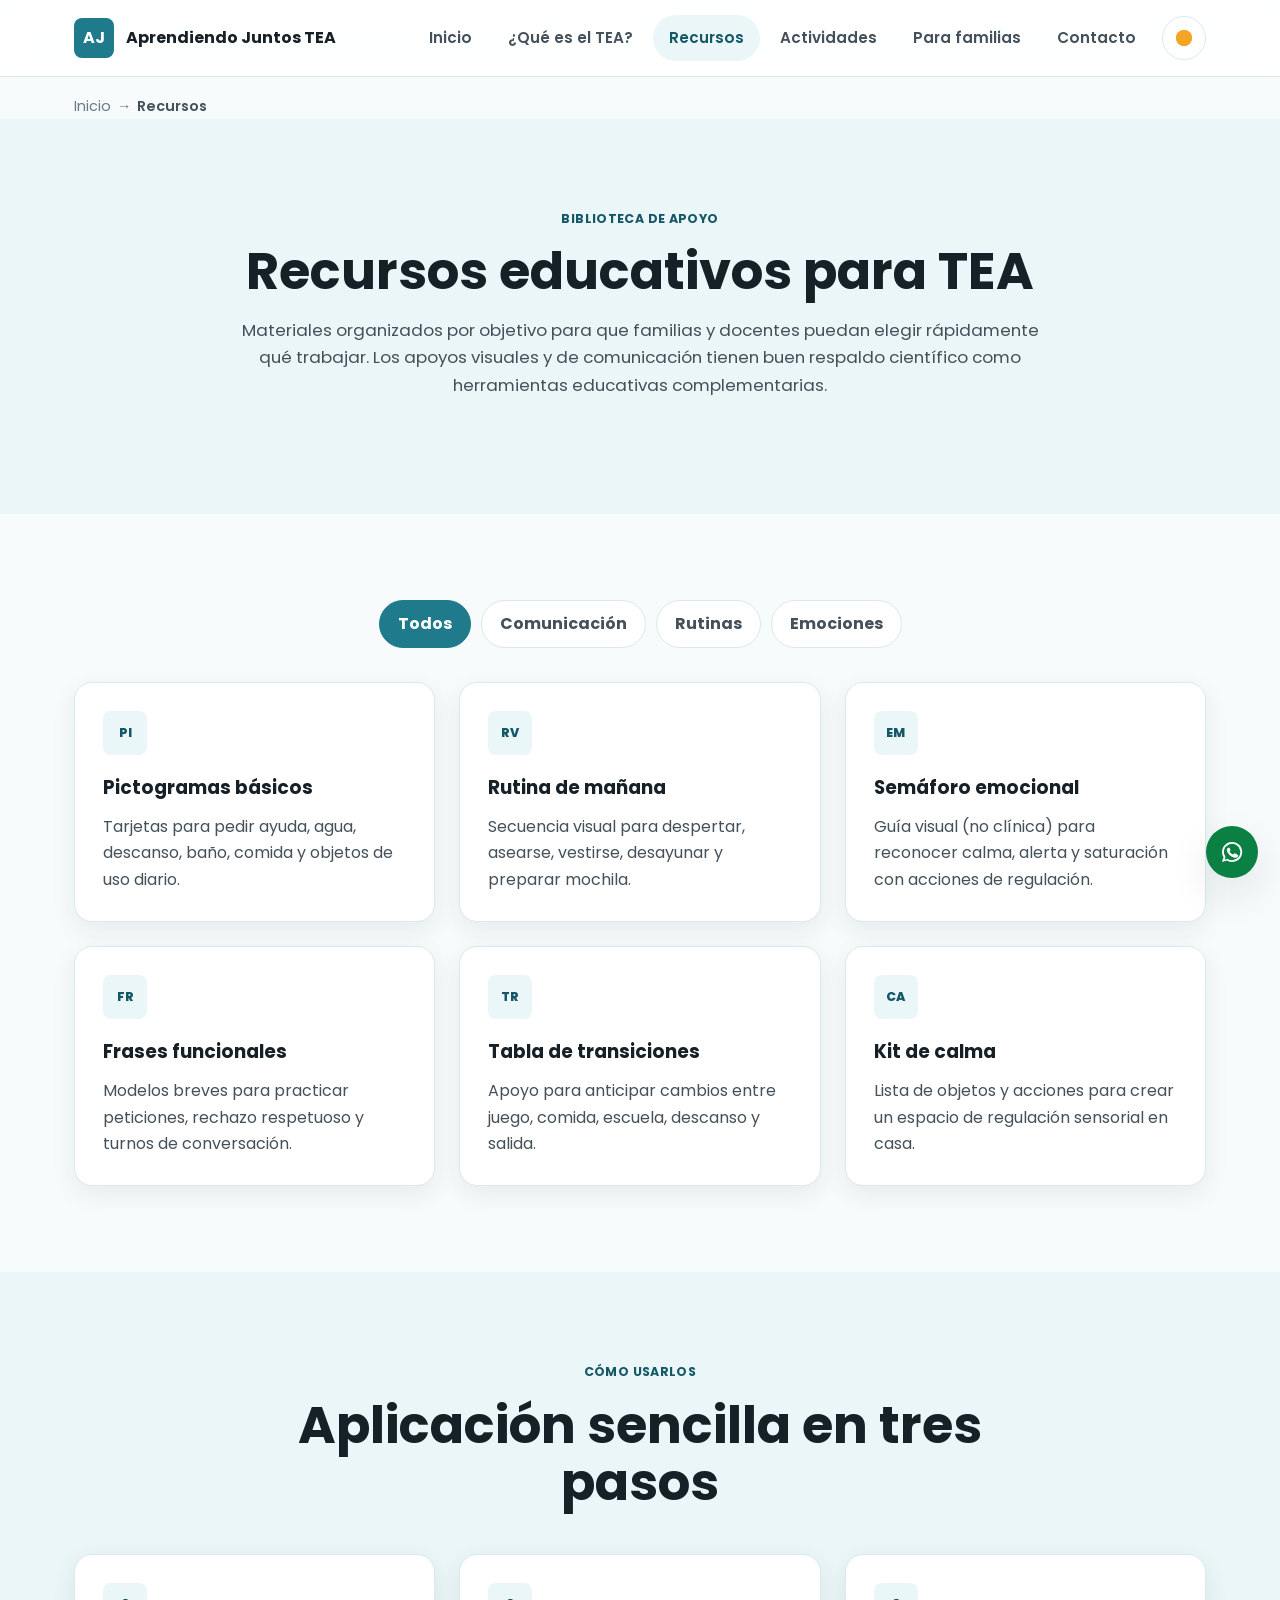
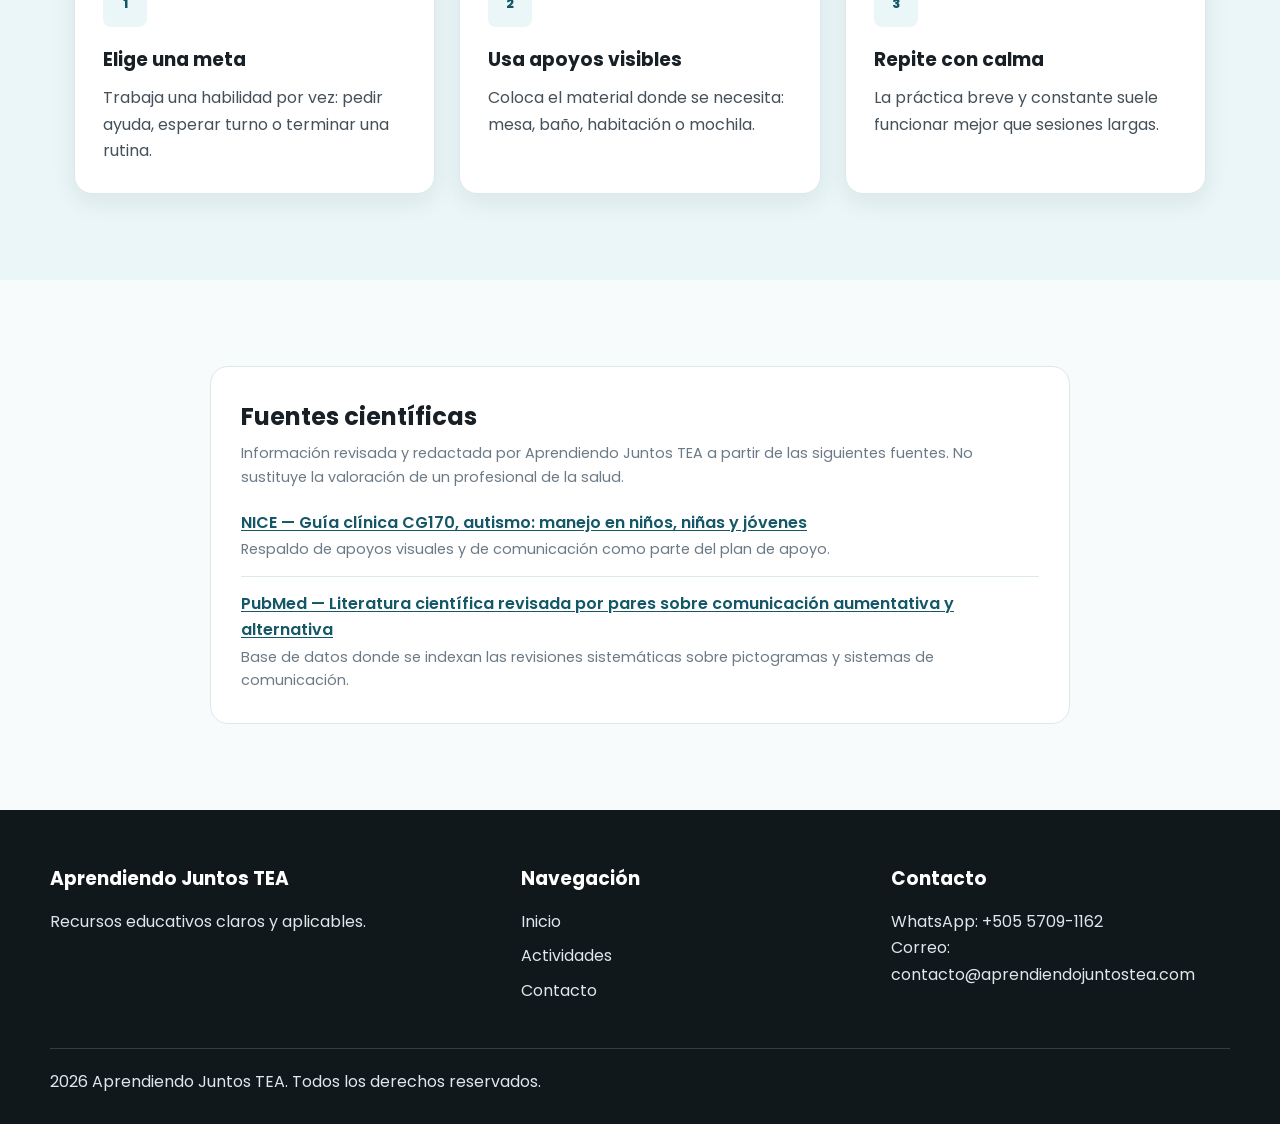
<file: pages/recursos.html>
<!DOCTYPE html>
<html lang="es">
<head>
    <meta charset="UTF-8">
    <meta name="viewport" content="width=device-width, initial-scale=1.0">
    <title>Recursos para TEA | Aprendiendo Juntos TEA</title>
    <meta name="description" content="Recursos educativos para comunicación, rutinas visuales, emociones, autonomía y habilidades sociales en TEA, organizados por objetivo.">
    <link rel="canonical" href="https://autismoproyecto25-droid.github.io/AprendiendoJuntosTEA/pages/recursos.html">
    <meta name="theme-color" content="#f7fbfc" media="(prefers-color-scheme: light)">
    <meta name="theme-color" content="#10161a" media="(prefers-color-scheme: dark)">

    <meta property="og:type" content="website">
    <meta property="og:site_name" content="Aprendiendo Juntos TEA">
    <meta property="og:locale" content="es_NI">
    <meta property="og:title" content="Recursos para TEA | Aprendiendo Juntos TEA">
    <meta property="og:description" content="Recursos educativos para comunicación, rutinas visuales, emociones, autonomía y habilidades sociales en TEA, organizados por objetivo.">
    <meta property="og:url" content="https://autismoproyecto25-droid.github.io/AprendiendoJuntosTEA/pages/recursos.html">
    <meta property="og:image" content="https://autismoproyecto25-droid.github.io/AprendiendoJuntosTEA/images/banners/familia-interactuando-nino.png">
    <meta name="twitter:card" content="summary_large_image">
    <meta name="twitter:title" content="Recursos para TEA | Aprendiendo Juntos TEA">
    <meta name="twitter:description" content="Recursos educativos para comunicación, rutinas visuales, emociones y autonomía en TEA.">
    <meta name="twitter:image" content="https://autismoproyecto25-droid.github.io/AprendiendoJuntosTEA/images/banners/familia-interactuando-nino.png">

    <script>
        (function () {
            try {
                var storedTheme = localStorage.getItem("theme");
                if (storedTheme) {
                    document.documentElement.setAttribute("data-theme", storedTheme);
                }
            } catch (error) {
                /* localStorage no disponible: se usara la preferencia del sistema */
            }
        })();
    </script>
    <link rel="preconnect" href="https://fonts.googleapis.com">
    <link rel="preconnect" href="https://fonts.gstatic.com" crossorigin>
    <link href="https://fonts.googleapis.com/css2?family=Poppins:wght@300;400;500;600;700&display=swap" rel="stylesheet">
    <link rel="icon" href="../images/logo/favicon.ico">
    <link rel="stylesheet" href="../css/variables.css">
    <link rel="stylesheet" href="../css/style.css">
    <link rel="stylesheet" href="../css/responsive.css">
    <link rel="stylesheet" href="../css/animation.css">
    <script type="application/ld+json">
    {
        "@context": "https://schema.org",
        "@graph": [
            {
                "@type": "BreadcrumbList",
                "itemListElement": [
                    { "@type": "ListItem", "position": 1, "name": "Inicio", "item": "https://autismoproyecto25-droid.github.io/AprendiendoJuntosTEA/" },
                    { "@type": "ListItem", "position": 2, "name": "Recursos", "item": "https://autismoproyecto25-droid.github.io/AprendiendoJuntosTEA/pages/recursos.html" }
                ]
            },
            {
                "@type": "WebPage",
                "name": "Recursos para TEA",
                "url": "https://autismoproyecto25-droid.github.io/AprendiendoJuntosTEA/pages/recursos.html",
                "description": "Recursos educativos para comunicación, rutinas visuales, emociones, autonomía y habilidades sociales en TEA, organizados por objetivo.",
                "inLanguage": "es",
                "isPartOf": { "@id": "https://autismoproyecto25-droid.github.io/AprendiendoJuntosTEA/#website" }
            }
        ]
    }
    </script>
</head>
<body>
    <a class="skip-link" href="#main-content">Saltar al contenido</a>
    <!-- Encabezado compartido: facilita moverse entre recursos y actividades. -->
    <header class="site-header">
        <nav class="navbar" aria-label="Navegación principal">
            <a class="logo" href="../index.html"><span class="logo-mark">AJ</span><span>Aprendiendo Juntos TEA</span></a>
            <div class="nav-right">
                <ul class="nav-links" id="primaryNav">
                    <li><a href="../index.html">Inicio</a></li>
                    <li><a href="tea.html">¿Qué es el TEA?</a></li>
                    <li><a class="active" href="recursos.html">Recursos</a></li>
                    <li><a href="actividades.html">Actividades</a></li>
                    <li><a href="padres.html">Para familias</a></li>
                    <li><a href="contacto.html">Contacto</a></li>
                </ul>
                <button class="theme-toggle" type="button" id="themeToggle" aria-pressed="false" aria-label="Cambiar a modo oscuro">
                    <span class="theme-toggle-icon" aria-hidden="true"></span>
                </button>
                <button class="menu-toggle" type="button" aria-label="Abrir menu" aria-expanded="false" aria-controls="primaryNav"><span></span><span></span><span></span></button>
            </div>
        </nav>
    </header>

    <main id="main-content">
        <nav class="breadcrumbs" aria-label="Ruta de navegación">
            <ol>
                <li><a href="../index.html">Inicio</a></li>
                <li aria-current="page">Recursos</li>
            </ol>
        </nav>

        <!-- Hero interno: presenta el catalogo de recursos. -->
        <section class="page-hero">
            <span class="eyebrow">Biblioteca de apoyo</span>
            <h1>Recursos educativos para TEA</h1>
            <p>Materiales organizados por objetivo para que familias y docentes puedan elegir rápidamente qué trabajar. Los apoyos visuales y de comunicación tienen buen respaldo científico como herramientas educativas complementarias.</p>
        </section>

        <!-- Filtros: permiten mostrar recursos segun la necesidad del momento. -->
        <section class="section-wrap">
            <div class="filter-bar" data-filter-group=".resource-card">
                <button class="filter-button active" type="button" data-filter="all" aria-pressed="true">Todos</button>
                <button class="filter-button" type="button" data-filter="comunicación" aria-pressed="false">Comunicación</button>
                <button class="filter-button" type="button" data-filter="rutinas" aria-pressed="false">Rutinas</button>
                <button class="filter-button" type="button" data-filter="emociones" aria-pressed="false">Emociones</button>
            </div>
            <div class="resources-grid">
                <article class="resource-card hidden" data-category="comunicación">
                    <span class="card-icon" aria-hidden="true">PI</span>
                    <h3>Pictogramas básicos</h3>
                    <p>Tarjetas para pedir ayuda, agua, descanso, baño, comida y objetos de uso diario.</p>
                </article>
                <article class="resource-card hidden" data-category="rutinas">
                    <span class="card-icon" aria-hidden="true">RV</span>
                    <h3>Rutina de mañana</h3>
                    <p>Secuencia visual para despertar, asearse, vestirse, desayunar y preparar mochila.</p>
                </article>
                <article class="resource-card hidden" data-category="emociones">
                    <span class="card-icon" aria-hidden="true">EM</span>
                    <h3>Semáforo emocional</h3>
                    <p>Guía visual (no clínica) para reconocer calma, alerta y saturación con acciones de regulación.</p>
                </article>
                <article class="resource-card hidden" data-category="comunicación">
                    <span class="card-icon" aria-hidden="true">FR</span>
                    <h3>Frases funcionales</h3>
                    <p>Modelos breves para practicar peticiones, rechazo respetuoso y turnos de conversación.</p>
                </article>
                <article class="resource-card hidden" data-category="rutinas">
                    <span class="card-icon" aria-hidden="true">TR</span>
                    <h3>Tabla de transiciones</h3>
                    <p>Apoyo para anticipar cambios entre juego, comida, escuela, descanso y salida.</p>
                </article>
                <article class="resource-card hidden" data-category="emociones">
                    <span class="card-icon" aria-hidden="true">CA</span>
                    <h3>Kit de calma</h3>
                    <p>Lista de objetos y acciones para crear un espacio de regulación sensorial en casa.</p>
                </article>
            </div>
        </section>

        <!-- Método de uso: explica como aplicar materiales sin saturar. -->
        <section class="section-wrap soft">
            <div class="section-title">
                <span class="eyebrow">Cómo usarlos</span>
                <h2>Aplicación sencilla en tres pasos</h2>
            </div>
            <div class="steps-grid">
                <article class="step-card hidden"><span class="card-icon" aria-hidden="true">1</span><h3>Elige una meta</h3><p>Trabaja una habilidad por vez: pedir ayuda, esperar turno o terminar una rutina.</p></article>
                <article class="step-card hidden"><span class="card-icon" aria-hidden="true">2</span><h3>Usa apoyos visibles</h3><p>Coloca el material donde se necesita: mesa, baño, habitación o mochila.</p></article>
                <article class="step-card hidden"><span class="card-icon" aria-hidden="true">3</span><h3>Repite con calma</h3><p>La práctica breve y constante suele funcionar mejor que sesiones largas.</p></article>
            </div>
        </section>

        <!-- Fuentes: respalda pictogramas, rutinas visuales y comunicacion aumentativa. -->
        <section class="section-wrap">
            <div class="sources">
                <h2>Fuentes científicas</h2>
                <p>Información revisada y redactada por Aprendiendo Juntos TEA a partir de las siguientes fuentes. No sustituye la valoración de un profesional de la salud.</p>
                <ul>
                    <li>
                        <a href="https://www.nice.org.uk/guidance/cg170" target="_blank" rel="noopener noreferrer">NICE — Guía clínica CG170, autismo: manejo en niños, niñas y jóvenes<span class="visually-hidden"> (se abre en una pestaña nueva)</span></a>
                        <span class="source-note">Respaldo de apoyos visuales y de comunicación como parte del plan de apoyo.</span>
                    </li>
                    <li>
                        <a href="https://pubmed.ncbi.nlm.nih.gov/" target="_blank" rel="noopener noreferrer">PubMed — Literatura científica revisada por pares sobre comunicación aumentativa y alternativa<span class="visually-hidden"> (se abre en una pestaña nueva)</span></a>
                        <span class="source-note">Base de datos donde se indexan las revisiones sistemáticas sobre pictogramas y sistemas de comunicación.</span>
                    </li>
                </ul>
            </div>
        </section>
    </main>

    <!-- Pie de pagina: mantiene contacto y enlaces clave. -->
    <footer class="site-footer">
        <div class="footer-container">
            <div><h3>Aprendiendo Juntos TEA</h3><p>Recursos educativos claros y aplicables.</p></div>
            <div><h3>Navegación</h3><a href="../index.html">Inicio</a><a href="actividades.html">Actividades</a><a href="contacto.html">Contacto</a></div>
            <div><h3>Contacto</h3><p>WhatsApp: +505 5709-1162</p><p>Correo: contacto@aprendiendojuntostea.com</p></div>
        </div>
        <p class="copyright">2026 Aprendiendo Juntos TEA. Todos los derechos reservados.</p>
    </footer>

    <a class="whatsapp" href="https://wa.me/50557091162" aria-label="Escribir por WhatsApp"><svg viewBox="0 0 24 24" fill="currentColor" aria-hidden="true"><path d="M12 2a10 10 0 0 0-8.5 15.2L2 22l4.9-1.5A10 10 0 1 0 12 2Zm0 18.2a8.2 8.2 0 0 1-4.2-1.2l-.3-.2-2.9.9.9-2.8-.2-.3A8.2 8.2 0 1 1 12 20.2Zm4.5-6.1c-.2-.1-1.5-.7-1.7-.8-.2-.1-.4-.1-.6.1-.2.2-.7.8-.8 1-.2.2-.3.2-.5.1-.2-.1-1-.4-1.9-1.2-.7-.6-1.2-1.4-1.3-1.6-.1-.2 0-.4.1-.5.1-.1.2-.3.4-.4.1-.1.2-.2.2-.4.1-.1 0-.3 0-.4 0-.1-.6-1.4-.8-1.9-.2-.5-.4-.4-.6-.4h-.5c-.2 0-.5.1-.7.3-.2.2-.9.9-.9 2.2s1 2.6 1.1 2.7c.1.2 2 3 4.8 4.2.7.3 1.2.5 1.6.6.7.2 1.3.2 1.8.1.5-.1 1.5-.6 1.7-1.2.2-.6.2-1.1.2-1.2-.1-.1-.2-.2-.5-.3Z"/></svg></a>
    <button id="topBtn" type="button" aria-label="Volver arriba"><svg viewBox="0 0 24 24" fill="none" stroke="currentColor" stroke-width="2.5" stroke-linecap="round" stroke-linejoin="round" aria-hidden="true"><path d="M12 19V5"/><path d="m5 12 7-7 7 7"/></svg></button>
    <script src="../js/darkmode.js"></script>
    <script src="../js/main.js"></script>
</body>
</html>
</file>
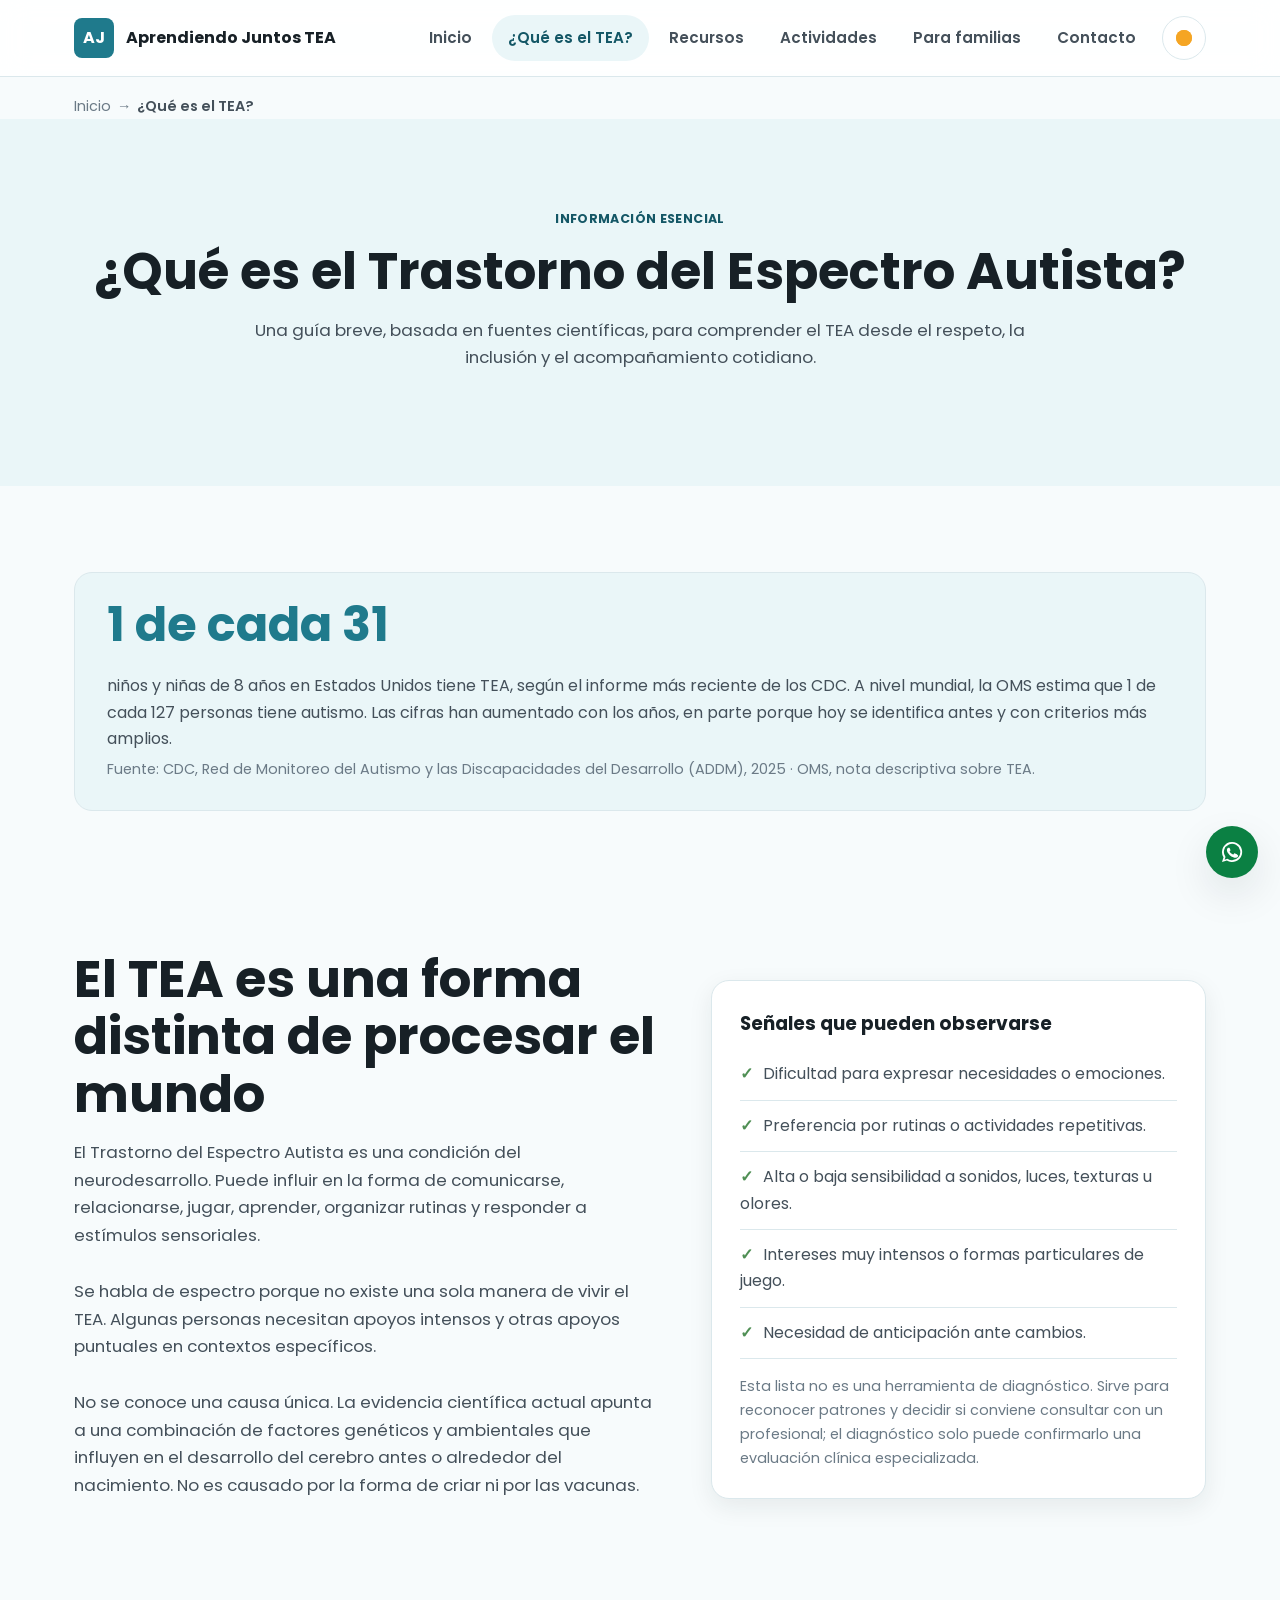
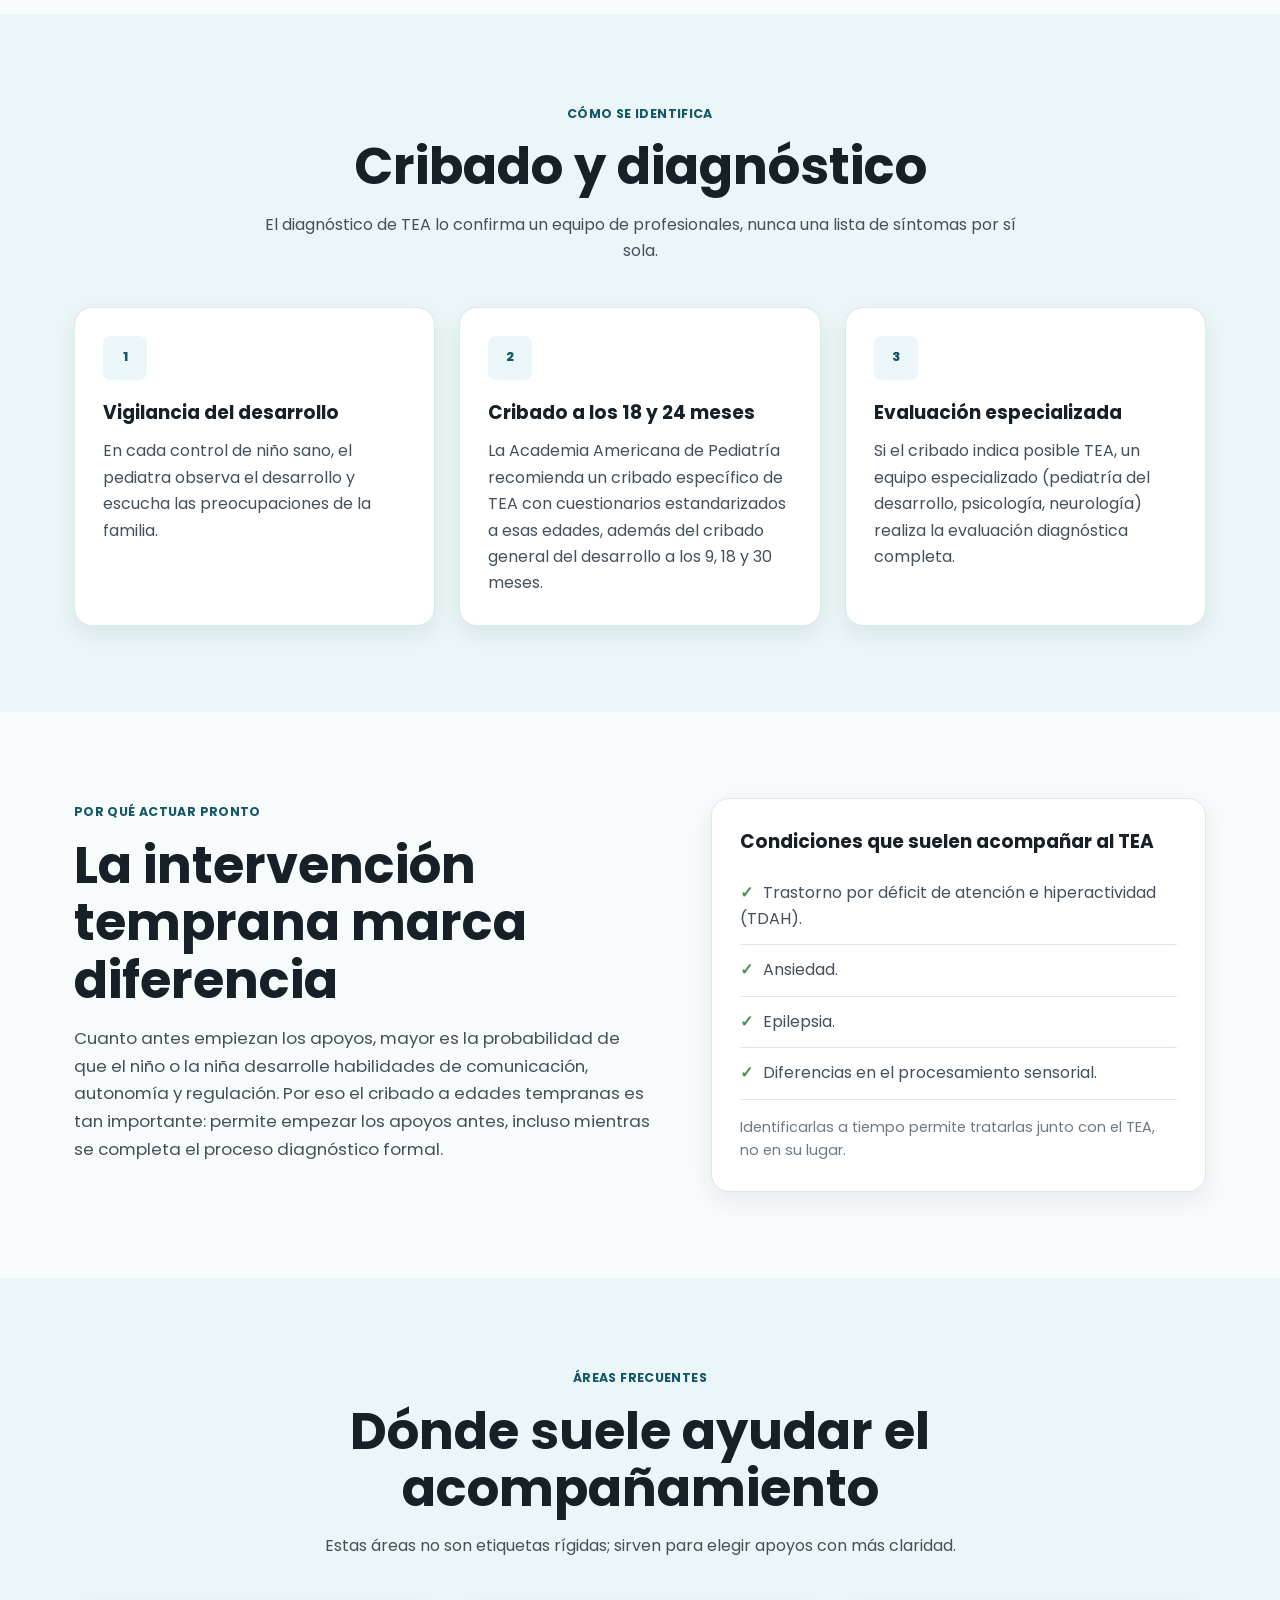
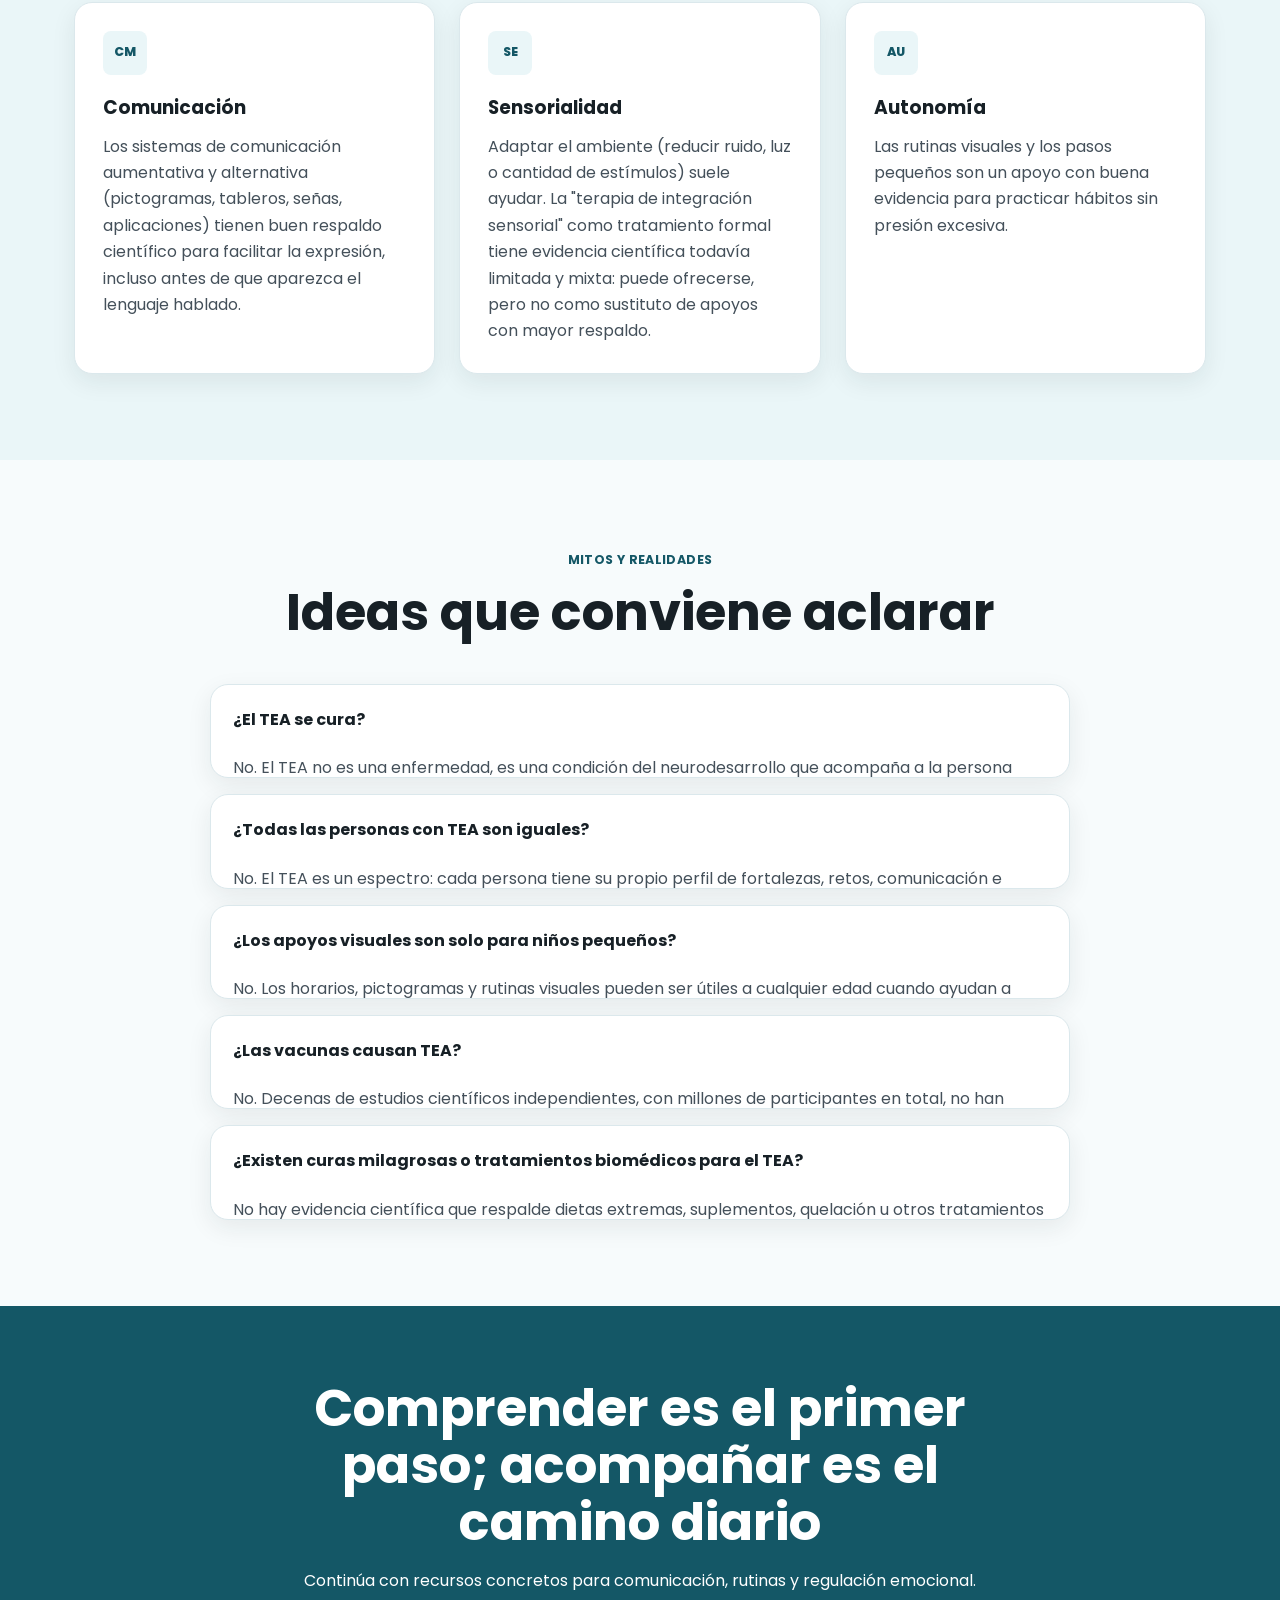
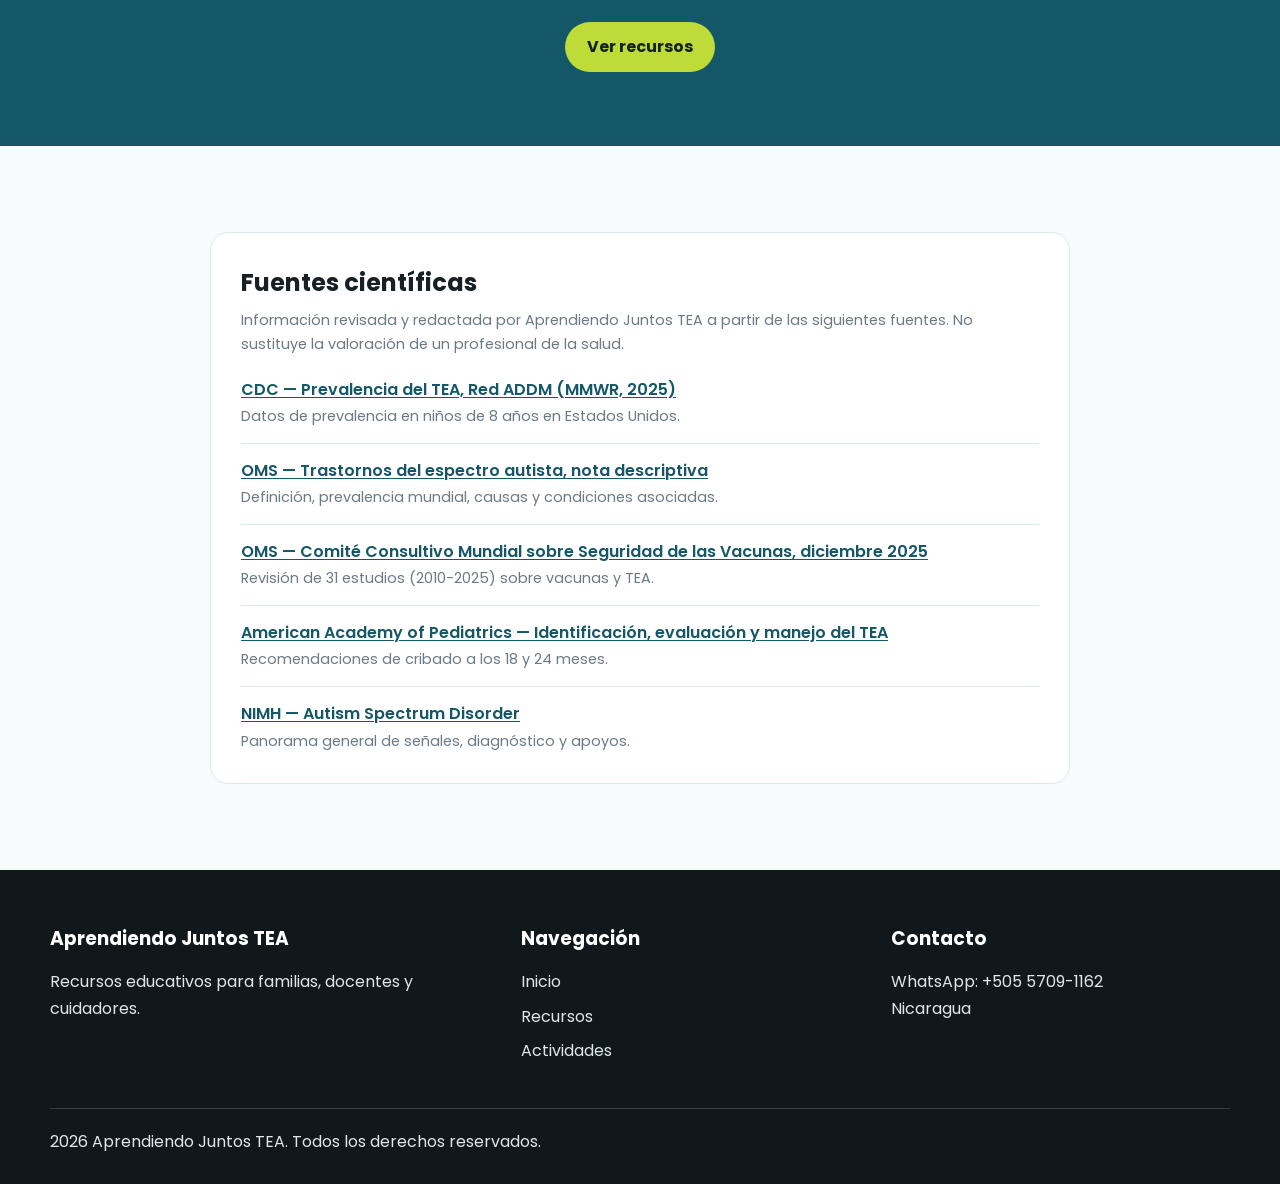
<file: pages/tea.html>
<!DOCTYPE html>
<html lang="es">
<head>
    <meta charset="UTF-8">
    <meta name="viewport" content="width=device-width, initial-scale=1.0">
    <title>¿Qué es el TEA? | Aprendiendo Juntos TEA</title>
    <meta name="description" content="Qué es el Trastorno del Espectro Autista, cómo se diagnostica, por qué importa la intervención temprana y los mitos más comunes, explicado con fuentes científicas.">
    <link rel="canonical" href="https://autismoproyecto25-droid.github.io/AprendiendoJuntosTEA/pages/tea.html">
    <meta name="theme-color" content="#f7fbfc" media="(prefers-color-scheme: light)">
    <meta name="theme-color" content="#10161a" media="(prefers-color-scheme: dark)">

    <meta property="og:type" content="article">
    <meta property="og:site_name" content="Aprendiendo Juntos TEA">
    <meta property="og:locale" content="es_NI">
    <meta property="og:title" content="¿Qué es el TEA? | Aprendiendo Juntos TEA">
    <meta property="og:description" content="Qué es el Trastorno del Espectro Autista, cómo se diagnostica, por qué importa la intervención temprana y los mitos más comunes, explicado con fuentes científicas.">
    <meta property="og:url" content="https://autismoproyecto25-droid.github.io/AprendiendoJuntosTEA/pages/tea.html">
    <meta property="og:image" content="https://autismoproyecto25-droid.github.io/AprendiendoJuntosTEA/images/banners/familia-interactuando-nino.png">
    <meta name="twitter:card" content="summary_large_image">
    <meta name="twitter:title" content="¿Qué es el TEA? | Aprendiendo Juntos TEA">
    <meta name="twitter:description" content="Qué es el Trastorno del Espectro Autista, cómo se diagnostica y los mitos más comunes, explicado con fuentes científicas.">
    <meta name="twitter:image" content="https://autismoproyecto25-droid.github.io/AprendiendoJuntosTEA/images/banners/familia-interactuando-nino.png">

    <script>
        (function () {
            try {
                var storedTheme = localStorage.getItem("theme");
                if (storedTheme) {
                    document.documentElement.setAttribute("data-theme", storedTheme);
                }
            } catch (error) {
                /* localStorage no disponible: se usara la preferencia del sistema */
            }
        })();
    </script>
    <link rel="preconnect" href="https://fonts.googleapis.com">
    <link rel="preconnect" href="https://fonts.gstatic.com" crossorigin>
    <link href="https://fonts.googleapis.com/css2?family=Poppins:wght@300;400;500;600;700&display=swap" rel="stylesheet">
    <link rel="icon" href="../images/logo/favicon.ico">
    <link rel="stylesheet" href="../css/variables.css">
    <link rel="stylesheet" href="../css/style.css">
    <link rel="stylesheet" href="../css/responsive.css">
    <link rel="stylesheet" href="../css/animation.css">
    <script type="application/ld+json">
    {
        "@context": "https://schema.org",
        "@graph": [
            {
                "@type": "BreadcrumbList",
                "itemListElement": [
                    { "@type": "ListItem", "position": 1, "name": "Inicio", "item": "https://autismoproyecto25-droid.github.io/AprendiendoJuntosTEA/" },
                    { "@type": "ListItem", "position": 2, "name": "¿Qué es el TEA?", "item": "https://autismoproyecto25-droid.github.io/AprendiendoJuntosTEA/pages/tea.html" }
                ]
            },
            {
                "@type": "WebPage",
                "name": "¿Qué es el TEA?",
                "url": "https://autismoproyecto25-droid.github.io/AprendiendoJuntosTEA/pages/tea.html",
                "description": "Qué es el Trastorno del Espectro Autista, cómo se diagnostica, por qué importa la intervención temprana y los mitos más comunes, explicado con fuentes científicas.",
                "inLanguage": "es",
                "isPartOf": { "@id": "https://autismoproyecto25-droid.github.io/AprendiendoJuntosTEA/#website" }
            },
            {
                "@type": "FAQPage",
                "mainEntity": [
                    {
                        "@type": "Question",
                        "name": "¿El TEA se cura?",
                        "acceptedAnswer": { "@type": "Answer", "text": "No. El TEA no es una enfermedad, es una condición del neurodesarrollo que acompaña a la persona toda la vida. El objetivo de los apoyos no es curarlo, sino comprenderlo, potenciar habilidades y reducir las barreras del entorno." }
                    },
                    {
                        "@type": "Question",
                        "name": "¿Todas las personas con TEA son iguales?",
                        "acceptedAnswer": { "@type": "Answer", "text": "No. El TEA es un espectro: cada persona tiene su propio perfil de fortalezas, retos, comunicación e intereses. Algunas necesitan apoyo intenso y constante; otras, apoyo puntual en situaciones específicas." }
                    },
                    {
                        "@type": "Question",
                        "name": "¿Los apoyos visuales son solo para niños pequeños?",
                        "acceptedAnswer": { "@type": "Answer", "text": "No. Los horarios, pictogramas y rutinas visuales pueden ser útiles a cualquier edad cuando ayudan a anticipar, organizar información o comunicar." }
                    },
                    {
                        "@type": "Question",
                        "name": "¿Las vacunas causan TEA?",
                        "acceptedAnswer": { "@type": "Answer", "text": "No. Decenas de estudios científicos independientes, con millones de participantes en total, no han encontrado relación causal entre las vacunas y el TEA. La OMS reafirmó esta conclusión en diciembre de 2025 tras revisar 31 estudios publicados entre 2010 y 2025." }
                    },
                    {
                        "@type": "Question",
                        "name": "¿Existen curas milagrosas o tratamientos biomédicos para el TEA?",
                        "acceptedAnswer": { "@type": "Answer", "text": "No hay evidencia científica que respalde dietas extremas, suplementos, quelación u otros tratamientos biomédicos promocionados como cura. Estos productos pueden ser costosos o perjudiciales. Los apoyos con evidencia son educativos, conductuales y de comunicación, no farmacológicos ni curativos." }
                    }
                ]
            }
        ]
    }
    </script>
</head>
<body>
    <a class="skip-link" href="#main-content">Saltar al contenido</a>
    <!-- Encabezado compartido: conecta esta pagina con todo el sitio. -->
    <header class="site-header">
        <nav class="navbar" aria-label="Navegación principal">
            <a class="logo" href="../index.html"><span class="logo-mark">AJ</span><span>Aprendiendo Juntos TEA</span></a>
            <div class="nav-right">
                <ul class="nav-links" id="primaryNav">
                    <li><a href="../index.html">Inicio</a></li>
                    <li><a class="active" href="tea.html">¿Qué es el TEA?</a></li>
                    <li><a href="recursos.html">Recursos</a></li>
                    <li><a href="actividades.html">Actividades</a></li>
                    <li><a href="padres.html">Para familias</a></li>
                    <li><a href="contacto.html">Contacto</a></li>
                </ul>
                <button class="theme-toggle" type="button" id="themeToggle" aria-pressed="false" aria-label="Cambiar a modo oscuro">
                    <span class="theme-toggle-icon" aria-hidden="true"></span>
                </button>
                <button class="menu-toggle" type="button" aria-label="Abrir menu" aria-expanded="false" aria-controls="primaryNav"><span></span><span></span><span></span></button>
            </div>
        </nav>
    </header>

    <main id="main-content">
        <nav class="breadcrumbs" aria-label="Ruta de navegación">
            <ol>
                <li><a href="../index.html">Inicio</a></li>
                <li aria-current="page">¿Qué es el TEA?</li>
            </ol>
        </nav>

        <!-- Hero interno: introduce el tema con lenguaje claro. -->
        <section class="page-hero">
            <span class="eyebrow">Información esencial</span>
            <h1>¿Qué es el Trastorno del Espectro Autista?</h1>
            <p>Una guía breve, basada en fuentes científicas, para comprender el TEA desde el respeto, la inclusión y el acompañamiento cotidiano.</p>
        </section>

        <section class="section-wrap no-pad-bottom">
            <div class="stat-banner">
                <strong>1 de cada 31</strong>
                <p>
                    niños y niñas de 8 años en Estados Unidos tiene TEA, según el informe más reciente de los CDC.
                    A nivel mundial, la OMS estima que 1 de cada 127 personas tiene autismo. Las cifras han aumentado
                    con los años, en parte porque hoy se identifica antes y con criterios más amplios.
                    <cite>Fuente: CDC, Red de Monitoreo del Autismo y las Discapacidades del Desarrollo (ADDM), 2025 · OMS, nota descriptiva sobre TEA.</cite>
                </p>
            </div>
        </section>

        <!-- Definición: evita alarmismo y centra la explicación en apoyos. -->
        <section class="split-section section-band">
            <div class="split-text hidden">
                <h2>El TEA es una forma distinta de procesar el mundo</h2>
                <p>
                    El Trastorno del Espectro Autista es una condición del neurodesarrollo. Puede influir en la forma
                    de comunicarse, relacionarse, jugar, aprender, organizar rutinas y responder a estímulos sensoriales.
                </p>
                <p>
                    Se habla de espectro porque no existe una sola manera de vivir el TEA. Algunas personas necesitan
                    apoyos intensos y otras apoyos puntuales en contextos específicos.
                </p>
                <p>
                    No se conoce una causa única. La evidencia científica actual apunta a una combinación de factores
                    genéticos y ambientales que influyen en el desarrollo del cerebro antes o alrededor del nacimiento.
                    No es causado por la forma de criar ni por las vacunas.
                </p>
            </div>
            <div class="info-panel hidden">
                <h3>Señales que pueden observarse</h3>
                <ul class="check-list">
                    <li>Dificultad para expresar necesidades o emociones.</li>
                    <li>Preferencia por rutinas o actividades repetitivas.</li>
                    <li>Alta o baja sensibilidad a sonidos, luces, texturas u olores.</li>
                    <li>Intereses muy intensos o formas particulares de juego.</li>
                    <li>Necesidad de anticipación ante cambios.</li>
                </ul>
                <p class="note-muted">
                    Esta lista no es una herramienta de diagnóstico. Sirve para reconocer patrones y decidir si conviene
                    consultar con un profesional; el diagnóstico solo puede confirmarlo una evaluación clínica especializada.
                </p>
            </div>
        </section>

        <!-- Cribado y diagnostico: proceso real, no autodiagnostico. -->
        <section class="section-wrap soft">
            <div class="section-title">
                <span class="eyebrow">Cómo se identifica</span>
                <h2>Cribado y diagnóstico</h2>
                <p>El diagnóstico de TEA lo confirma un equipo de profesionales, nunca una lista de síntomas por sí sola.</p>
            </div>
            <div class="guide-grid">
                <article class="guide-card hidden">
                    <span class="card-icon" aria-hidden="true">1</span>
                    <h3>Vigilancia del desarrollo</h3>
                    <p>En cada control de niño sano, el pediatra observa el desarrollo y escucha las preocupaciones de la familia.</p>
                </article>
                <article class="guide-card hidden">
                    <span class="card-icon" aria-hidden="true">2</span>
                    <h3>Cribado a los 18 y 24 meses</h3>
                    <p>La Academia Americana de Pediatría recomienda un cribado específico de TEA con cuestionarios estandarizados a esas edades, además del cribado general del desarrollo a los 9, 18 y 30 meses.</p>
                </article>
                <article class="guide-card hidden">
                    <span class="card-icon" aria-hidden="true">3</span>
                    <h3>Evaluación especializada</h3>
                    <p>Si el cribado indica posible TEA, un equipo especializado (pediatría del desarrollo, psicología, neurología) realiza la evaluación diagnóstica completa.</p>
                </article>
            </div>
        </section>

        <!-- Intervencion temprana -->
        <section class="section-wrap">
            <div class="split-section section-band flush">
                <div class="split-text hidden">
                    <span class="eyebrow">Por qué actuar pronto</span>
                    <h2>La intervención temprana marca diferencia</h2>
                    <p>
                        Cuanto antes empiezan los apoyos, mayor es la probabilidad de que el niño o la niña desarrolle
                        habilidades de comunicación, autonomía y regulación. Por eso el cribado a edades tempranas es
                        tan importante: permite empezar los apoyos antes, incluso mientras se completa el proceso
                        diagnóstico formal.
                    </p>
                </div>
                <div class="info-panel hidden">
                    <h3>Condiciones que suelen acompañar al TEA</h3>
                    <ul class="check-list">
                        <li>Trastorno por déficit de atención e hiperactividad (TDAH).</li>
                        <li>Ansiedad.</li>
                        <li>Epilepsia.</li>
                        <li>Diferencias en el procesamiento sensorial.</li>
                    </ul>
                    <p class="note-muted">Identificarlas a tiempo permite tratarlas junto con el TEA, no en su lugar.</p>
                </div>
            </div>
        </section>

        <!-- Areas de apoyo: organiza necesidades frecuentes para familias y docentes. -->
        <section class="section-wrap soft">
            <div class="section-title">
                <span class="eyebrow">Áreas frecuentes</span>
                <h2>Dónde suele ayudar el acompañamiento</h2>
                <p>Estas áreas no son etiquetas rígidas; sirven para elegir apoyos con más claridad.</p>
            </div>
            <div class="guide-grid">
                <article class="guide-card hidden">
                    <span class="card-icon" aria-hidden="true">CM</span>
                    <h3>Comunicación</h3>
                    <p>Los sistemas de comunicación aumentativa y alternativa (pictogramas, tableros, señas, aplicaciones) tienen buen respaldo científico para facilitar la expresión, incluso antes de que aparezca el lenguaje hablado.</p>
                </article>
                <article class="guide-card hidden">
                    <span class="card-icon" aria-hidden="true">SE</span>
                    <h3>Sensorialidad</h3>
                    <p>Adaptar el ambiente (reducir ruido, luz o cantidad de estímulos) suele ayudar. La "terapia de integración sensorial" como tratamiento formal tiene evidencia científica todavía limitada y mixta: puede ofrecerse, pero no como sustituto de apoyos con mayor respaldo.</p>
                </article>
                <article class="guide-card hidden">
                    <span class="card-icon" aria-hidden="true">AU</span>
                    <h3>Autonomía</h3>
                    <p>Las rutinas visuales y los pasos pequeños son un apoyo con buena evidencia para practicar hábitos sin presión excesiva.</p>
                </article>
            </div>
        </section>

        <!-- Mitos: corrige ideas comunes de manera directa, incluidas las de mayor riesgo. -->
        <section class="faq section-wrap">
            <div class="section-title">
                <span class="eyebrow">Mitos y realidades</span>
                <h2>Ideas que conviene aclarar</h2>
            </div>
            <div class="faq-container">
                <article class="faq-item">
                    <button class="faq-question" type="button" aria-expanded="false">¿El TEA se cura?</button>
                    <div class="faq-answer"><p>No. El TEA no es una enfermedad, es una condición del neurodesarrollo que acompaña a la persona toda la vida. El objetivo de los apoyos no es curarlo, sino comprenderlo, potenciar habilidades y reducir las barreras del entorno.</p></div>
                </article>
                <article class="faq-item">
                    <button class="faq-question" type="button" aria-expanded="false">¿Todas las personas con TEA son iguales?</button>
                    <div class="faq-answer"><p>No. El TEA es un espectro: cada persona tiene su propio perfil de fortalezas, retos, comunicación e intereses. Algunas necesitan apoyo intenso y constante; otras, apoyo puntual en situaciones específicas.</p></div>
                </article>
                <article class="faq-item">
                    <button class="faq-question" type="button" aria-expanded="false">¿Los apoyos visuales son solo para niños pequeños?</button>
                    <div class="faq-answer"><p>No. Los horarios, pictogramas y rutinas visuales pueden ser útiles a cualquier edad cuando ayudan a anticipar, organizar información o comunicar.</p></div>
                </article>
                <article class="faq-item">
                    <button class="faq-question" type="button" aria-expanded="false">¿Las vacunas causan TEA?</button>
                    <div class="faq-answer"><p>No. Decenas de estudios científicos independientes, con millones de participantes en total, no han encontrado relación causal entre las vacunas y el TEA. La OMS reafirmó esta conclusión en diciembre de 2025 tras revisar 31 estudios publicados entre 2010 y 2025.</p></div>
                </article>
                <article class="faq-item">
                    <button class="faq-question" type="button" aria-expanded="false">¿Existen curas milagrosas o tratamientos biomédicos para el TEA?</button>
                    <div class="faq-answer"><p>No hay evidencia científica que respalde dietas extremas, suplementos, quelación u otros tratamientos biomédicos promocionados como cura. Estos productos pueden ser costosos o perjudiciales. Los apoyos con evidencia son educativos, conductuales y de comunicación, no farmacológicos ni curativos.</p></div>
                </article>
            </div>
        </section>

        <!-- CTA: orienta hacia recursos aplicables. -->
        <section class="cta">
            <h2>Comprender es el primer paso; acompañar es el camino diario</h2>
            <p>Continúa con recursos concretos para comunicación, rutinas y regulación emocional.</p>
            <a class="btn-secondary" href="recursos.html">Ver recursos</a>
        </section>

        <!-- Fuentes: toda afirmacion clinica de esta pagina esta respaldada por alguna de estas referencias. -->
        <section class="section-wrap">
            <div class="sources">
                <h2>Fuentes científicas</h2>
                <p>Información revisada y redactada por Aprendiendo Juntos TEA a partir de las siguientes fuentes. No sustituye la valoración de un profesional de la salud.</p>
                <ul>
                    <li>
                        <a href="https://www.cdc.gov/mmwr/volumes/74/ss/ss7402a1.htm" target="_blank" rel="noopener noreferrer">CDC — Prevalencia del TEA, Red ADDM (MMWR, 2025)<span class="visually-hidden"> (se abre en una pestaña nueva)</span></a>
                        <span class="source-note">Datos de prevalencia en niños de 8 años en Estados Unidos.</span>
                    </li>
                    <li>
                        <a href="https://www.who.int/news-room/fact-sheets/detail/autism-spectrum-disorders" target="_blank" rel="noopener noreferrer">OMS — Trastornos del espectro autista, nota descriptiva<span class="visually-hidden"> (se abre en una pestaña nueva)</span></a>
                        <span class="source-note">Definición, prevalencia mundial, causas y condiciones asociadas.</span>
                    </li>
                    <li>
                        <a href="https://www.who.int/news/item/11-12-2025-statement-gacvs-vaccines-autism" target="_blank" rel="noopener noreferrer">OMS — Comité Consultivo Mundial sobre Seguridad de las Vacunas, diciembre 2025<span class="visually-hidden"> (se abre en una pestaña nueva)</span></a>
                        <span class="source-note">Revisión de 31 estudios (2010-2025) sobre vacunas y TEA.</span>
                    </li>
                    <li>
                        <a href="https://publications.aap.org/pediatrics/article/145/1/e20193447/36917/" target="_blank" rel="noopener noreferrer">American Academy of Pediatrics — Identificación, evaluación y manejo del TEA<span class="visually-hidden"> (se abre en una pestaña nueva)</span></a>
                        <span class="source-note">Recomendaciones de cribado a los 18 y 24 meses.</span>
                    </li>
                    <li>
                        <a href="https://www.nimh.nih.gov/health/topics/autism-spectrum-disorders-asd" target="_blank" rel="noopener noreferrer">NIMH — Autism Spectrum Disorder<span class="visually-hidden"> (se abre en una pestaña nueva)</span></a>
                        <span class="source-note">Panorama general de señales, diagnóstico y apoyos.</span>
                    </li>
                </ul>
            </div>
        </section>
    </main>

    <!-- Pie de pagina: información común del proyecto. -->
    <footer class="site-footer">
        <div class="footer-container">
            <div><h3>Aprendiendo Juntos TEA</h3><p>Recursos educativos para familias, docentes y cuidadores.</p></div>
            <div><h3>Navegación</h3><a href="../index.html">Inicio</a><a href="recursos.html">Recursos</a><a href="actividades.html">Actividades</a></div>
            <div><h3>Contacto</h3><p>WhatsApp: +505 5709-1162</p><p>Nicaragua</p></div>
        </div>
        <p class="copyright">2026 Aprendiendo Juntos TEA. Todos los derechos reservados.</p>
    </footer>

    <a class="whatsapp" href="https://wa.me/50557091162" aria-label="Escribir por WhatsApp"><svg viewBox="0 0 24 24" fill="currentColor" aria-hidden="true"><path d="M12 2a10 10 0 0 0-8.5 15.2L2 22l4.9-1.5A10 10 0 1 0 12 2Zm0 18.2a8.2 8.2 0 0 1-4.2-1.2l-.3-.2-2.9.9.9-2.8-.2-.3A8.2 8.2 0 1 1 12 20.2Zm4.5-6.1c-.2-.1-1.5-.7-1.7-.8-.2-.1-.4-.1-.6.1-.2.2-.7.8-.8 1-.2.2-.3.2-.5.1-.2-.1-1-.4-1.9-1.2-.7-.6-1.2-1.4-1.3-1.6-.1-.2 0-.4.1-.5.1-.1.2-.3.4-.4.1-.1.2-.2.2-.4.1-.1 0-.3 0-.4 0-.1-.6-1.4-.8-1.9-.2-.5-.4-.4-.6-.4h-.5c-.2 0-.5.1-.7.3-.2.2-.9.9-.9 2.2s1 2.6 1.1 2.7c.1.2 2 3 4.8 4.2.7.3 1.2.5 1.6.6.7.2 1.3.2 1.8.1.5-.1 1.5-.6 1.7-1.2.2-.6.2-1.1.2-1.2-.1-.1-.2-.2-.5-.3Z"/></svg></a>
    <button id="topBtn" type="button" aria-label="Volver arriba"><svg viewBox="0 0 24 24" fill="none" stroke="currentColor" stroke-width="2.5" stroke-linecap="round" stroke-linejoin="round" aria-hidden="true"><path d="M12 19V5"/><path d="m5 12 7-7 7 7"/></svg></button>
    <script src="../js/darkmode.js"></script>
    <script src="../js/main.js"></script>
</body>
</html>
</file>
<file: css/variables.css>
/* Tokens de diseno: unica fuente de verdad para color, tipografia, espaciado, radios y movimiento.
   --ink, --text, --muted, --background, --surface, --soft, --line, --accent-text y --header-bg
   cambian segun el tema (claro/oscuro). El resto de tokens de marca son fijos en ambos temas
   porque ya estan calculados para mantener contraste accesible sobre cualquier fondo. */

:root {
    color-scheme: light;

    /* Marca y semantica: fijos en ambos temas */
    --primary: #1f7a8c;
    --primary-dark: #145766;
    --secondary: #bfdb38;
    --accent: #f5a524;
    --success: #4f8f54;
    --danger: #c0524b;
    --whatsapp-bg: #0b8043;
    --on-accent: #172026;
    --surface-inverse: #10181c;
    --text-on-inverse: #dce8eb;

    /* Texto y superficies: adaptables por tema */
    --accent-text: #145766;
    --ink: #172026;
    --text: #44505a;
    --muted: #6b7a86;
    --background: #f7fbfc;
    --surface: #ffffff;
    --soft: #eaf6f8;
    --line: #dbe8ec;
    --header-bg: rgba(255, 255, 255, 0.88);

    /* Elevacion */
    --shadow-sm: 0 2px 8px rgba(23, 32, 38, 0.06);
    --shadow-soft: 0 8px 24px rgba(23, 32, 38, 0.08);
    --shadow: 0 16px 40px rgba(23, 32, 38, 0.1);
    --shadow-lg: 0 24px 56px rgba(23, 32, 38, 0.18);

    /* Radios */
    --radius-sm: 6px;
    --radius: 8px;
    --radius-lg: 18px;
    --radius-full: 999px;

    /* Espaciado (escala de 4px) */
    --space-1: 4px;
    --space-2: 8px;
    --space-3: 12px;
    --space-4: 16px;
    --space-5: 24px;
    --space-6: 32px;
    --space-7: 48px;
    --space-8: 64px;

    /* Tipografia */
    --font-body: "Poppins", "Segoe UI", Arial, sans-serif;
    --fs-xs: 0.78rem;
    --fs-sm: 0.9rem;
    --fs-base: 1rem;
    --fs-md: 1.05rem;
    --fs-section: clamp(2rem, 4vw, 3.25rem);
    --fs-hero: clamp(2.35rem, 5vw, 4.5rem);
    --lh-tight: 1.12;
    --lh-normal: 1.65;

    /* Movimiento */
    --transition-fast: 0.15s ease;
    --transition: 0.25s ease;
    --transition-slow: 0.6s cubic-bezier(0.16, 1, 0.3, 1);
    --ease-out: cubic-bezier(0.16, 1, 0.3, 1);

    /* Layout */
    --container: 1180px;
    --header-height: 76px;

    /* Capas */
    --z-header: 1000;
    --z-fab: 900;
    --z-skip-link: 2000;
}

/* Modo oscuro automatico: sigue la preferencia del sistema salvo que haya una eleccion manual guardada. */
@media (prefers-color-scheme: dark) {
    :root:not([data-theme="light"]) {
        color-scheme: dark;
        --accent-text: #7fd6e6;
        --ink: #eef4f5;
        --text: #c3d0d4;
        --muted: #8ea0a7;
        --background: #10161a;
        --surface: #182226;
        --soft: #16262c;
        --line: #263941;
        --header-bg: rgba(16, 22, 26, 0.82);
        --shadow-sm: 0 2px 8px rgba(0, 0, 0, 0.35);
        --shadow-soft: 0 8px 24px rgba(0, 0, 0, 0.4);
        --shadow: 0 16px 40px rgba(0, 0, 0, 0.5);
        --shadow-lg: 0 24px 56px rgba(0, 0, 0, 0.6);
    }
}

/* Modo oscuro manual: activado por js/darkmode.js mediante [data-theme="dark"] en <html>. */
[data-theme="dark"] {
    color-scheme: dark;
    --accent-text: #7fd6e6;
    --ink: #eef4f5;
    --text: #c3d0d4;
    --muted: #8ea0a7;
    --background: #10161a;
    --surface: #182226;
    --soft: #16262c;
    --line: #263941;
    --header-bg: rgba(16, 22, 26, 0.82);
    --shadow-sm: 0 2px 8px rgba(0, 0, 0, 0.35);
    --shadow-soft: 0 8px 24px rgba(0, 0, 0, 0.4);
    --shadow: 0 16px 40px rgba(0, 0, 0, 0.5);
    --shadow-lg: 0 24px 56px rgba(0, 0, 0, 0.6);
}
</file>
<file: css/style.css>
/* Base general: normaliza espacios, tipografia y comportamiento de scroll. */
* {
    box-sizing: border-box;
    margin: 0;
    padding: 0;
}

html {
    scroll-behavior: smooth;
}

body {
    background: var(--background);
    color: var(--text);
    font-family: var(--font-body);
    line-height: var(--lh-normal);
    transition: background var(--transition-slow), color var(--transition-slow);
}

img {
    display: block;
    max-width: 100%;
}

a {
    color: inherit;
}

button,
input,
textarea,
select {
    font: inherit;
}

/* Foco accesible: visible para navegacion por teclado en cualquier control interactivo. */
a:focus-visible,
button:focus-visible,
input:focus-visible,
textarea:focus-visible,
select:focus-visible {
    outline: 2px solid var(--primary);
    outline-offset: 3px;
    border-radius: var(--radius-sm);
}

/* Enlace "saltar al contenido": oculto hasta recibir foco por teclado. */
.skip-link {
    background: var(--primary);
    border-radius: 0 0 var(--radius) 0;
    color: white;
    font-weight: 700;
    left: 0;
    padding: 14px 20px;
    position: fixed;
    top: 0;
    transform: translateY(-120%);
    transition: transform var(--transition);
    z-index: var(--z-skip-link);
}

.skip-link:focus {
    transform: translateY(0);
}

/* Oculta visualmente pero mantiene disponible para lectores de pantalla (etiquetas del formulario). */
.visually-hidden {
    border: 0;
    clip: rect(0, 0, 0, 0);
    height: 1px;
    margin: -1px;
    overflow: hidden;
    padding: 0;
    position: absolute;
    white-space: nowrap;
    width: 1px;
}

/* Encabezado y navegacion: fijo, con fondo translucido y desenfoque para un aspecto moderno. */
.site-header {
    background: var(--header-bg);
    backdrop-filter: blur(14px);
    -webkit-backdrop-filter: blur(14px);
    border-bottom: 1px solid var(--line);
    position: sticky;
    top: 0;
    transition: background var(--transition-slow), border-color var(--transition-slow);
    z-index: var(--z-header);
}

.navbar {
    align-items: center;
    display: flex;
    gap: 12px;
    justify-content: space-between;
    margin: 0 auto;
    max-width: var(--container);
    min-height: var(--header-height);
    padding: 0 24px;
}

.logo {
    align-items: center;
    color: var(--ink);
    display: inline-flex;
    font-weight: 700;
    gap: 12px;
    text-decoration: none;
}

.logo span:last-child {
    max-width: 220px;
    overflow: hidden;
    text-overflow: ellipsis;
    white-space: nowrap;
}

.logo-mark {
    align-items: center;
    background: var(--primary);
    border-radius: var(--radius);
    color: white;
    display: inline-flex;
    height: 40px;
    justify-content: center;
    width: 40px;
}

.nav-right {
    align-items: center;
    display: flex;
    gap: 10px;
}

.nav-links {
    align-items: center;
    display: flex;
    gap: 4px;
    list-style: none;
}

.nav-links a {
    border-radius: var(--radius-full);
    color: var(--text);
    display: inline-flex;
    font-size: 0.95rem;
    font-weight: 600;
    padding: 10px 16px;
    position: relative;
    text-decoration: none;
    transition: background var(--transition), color var(--transition);
}

.nav-links a:hover,
.nav-links a.active {
    background: var(--soft);
    color: var(--accent-text);
}

/* Boton de modo oscuro: icono dibujado en CSS puro (sin texto), estado accesible via aria-pressed. */
.theme-toggle {
    align-items: center;
    background: var(--surface);
    border: 1px solid var(--line);
    border-radius: var(--radius-full);
    cursor: pointer;
    display: inline-flex;
    height: 44px;
    justify-content: center;
    transition: background var(--transition), border-color var(--transition), transform var(--transition-fast);
    width: 44px;
}

.theme-toggle:hover {
    transform: translateY(-2px);
}

.theme-toggle-icon,
.theme-toggle-icon::before {
    border-radius: 50%;
    display: block;
    height: 16px;
    width: 16px;
}

.theme-toggle-icon {
    background: var(--accent);
    box-shadow: 0 0 0 3px var(--accent) inset;
    position: relative;
    transition: background var(--transition), box-shadow var(--transition), transform var(--transition-slow);
}

[data-theme="dark"] .theme-toggle-icon {
    background: transparent;
    box-shadow: 0 0 0 2px var(--ink) inset;
    transform: rotate(35deg);
}

[data-theme="dark"] .theme-toggle-icon::before {
    background: var(--surface);
    box-shadow: 3px -3px 0 0 var(--ink);
    content: "";
    position: absolute;
}

.menu-toggle {
    background: var(--surface);
    border: 1px solid var(--line);
    border-radius: var(--radius);
    cursor: pointer;
    display: none;
    height: 44px;
    padding: 10px;
    width: 44px;
}

.menu-toggle span {
    background: var(--ink);
    border-radius: var(--radius-full);
    display: block;
    height: 2px;
    margin: 5px 0;
    transition: transform var(--transition), opacity var(--transition);
    width: 100%;
}

/* Bloques reutilizables: controlan anchura, fondos y titulos de seccion. */
.section-wrap,
.section-band {
    margin: 0 auto;
    max-width: var(--container);
    padding: 86px 24px;
}

.section-band {
    align-items: center;
    display: grid;
    gap: 54px;
    grid-template-columns: minmax(0, 1.05fr) minmax(320px, 0.95fr);
}

.soft {
    background: var(--soft);
    max-width: none;
    padding-left: max(24px, calc((100vw - var(--container)) / 2 + 24px));
    padding-right: max(24px, calc((100vw - var(--container)) / 2 + 24px));
    transition: background var(--transition-slow);
}

.section-title {
    margin: 0 auto 42px;
    max-width: 760px;
    text-align: center;
}

.section-title h2,
.split-text h2,
.cta h2,
.page-hero h1 {
    color: var(--ink);
    font-size: var(--fs-section);
    line-height: var(--lh-tight);
    margin-bottom: 16px;
}

.eyebrow {
    color: var(--accent-text);
    display: inline-block;
    font-size: var(--fs-xs);
    font-weight: 700;
    letter-spacing: 0.03em;
    margin-bottom: 14px;
    text-transform: uppercase;
}

.btn-primary,
.btn-secondary,
.text-link {
    align-items: center;
    border-radius: var(--radius-full);
    display: inline-flex;
    font-weight: 700;
    justify-content: center;
    min-height: 48px;
    padding: 12px 22px;
    text-decoration: none;
    transition: transform var(--transition-fast), box-shadow var(--transition), background var(--transition);
}

.btn-primary {
    background: var(--primary);
    box-shadow: var(--shadow-sm);
    color: white;
}

.btn-secondary {
    background: var(--secondary);
    color: var(--on-accent);
}

.btn-primary:hover,
.btn-secondary:hover {
    box-shadow: var(--shadow-soft);
    transform: translateY(-3px);
}

.btn-primary:active,
.btn-secondary:active {
    transform: translateY(-1px);
}

.text-link {
    border-radius: var(--radius-sm);
    color: var(--accent-text);
    padding-left: 0;
}

.text-link::after {
    content: "\2192";
    margin-left: 8px;
    transition: transform var(--transition);
}

.text-link:hover::after {
    transform: translateX(4px);
}

/* Hero: primer impacto visual con imagen real del proyecto. */
.hero {
    min-height: calc(100vh - var(--header-height));
}

.hero-content h1 {
    color: var(--ink);
    font-size: var(--fs-hero);
    line-height: 1.05;
    margin-bottom: 22px;
}

.hero-content p,
.split-text p,
.page-hero p {
    color: var(--text);
    font-size: var(--fs-md);
    margin-bottom: 28px;
}

.hero-buttons {
    display: flex;
    flex-wrap: wrap;
    gap: 14px;
}

.hero-buttons.compact {
    justify-content: center;
}

.hero-image img {
    aspect-ratio: 4 / 3;
    border-radius: var(--radius-lg);
    box-shadow: var(--shadow-lg);
    object-fit: cover;
    width: 100%;
}

/* Tarjetas y rejillas: organizan recursos de forma escaneable, con elevacion suave al interactuar. */
.feature-grid,
.resources-grid,
.activities-grid,
.contact-grid,
.guide-grid,
.steps-grid {
    display: grid;
    gap: 24px;
    grid-template-columns: repeat(3, minmax(0, 1fr));
}

.feature-card,
.resource-card,
.activity-card,
.contact-card,
.guide-card,
.step-card,
.info-panel {
    background: var(--surface);
    border: 1px solid var(--line);
    border-radius: var(--radius-lg);
    box-shadow: var(--shadow-soft);
    min-width: 0;
    overflow-wrap: break-word;
    padding: 28px;
    transition: background var(--transition-slow), border-color var(--transition-slow),
        box-shadow var(--transition), transform var(--transition);
}

.feature-card,
.resource-card {
    color: var(--text);
    text-decoration: none;
}

.feature-card:hover,
.resource-card:hover,
.activity-card:hover,
.guide-card:hover,
.contact-card:hover,
.step-card:hover {
    border-color: var(--primary);
    box-shadow: var(--shadow-lg);
    transform: translateY(-6px);
}

.card-icon {
    align-items: center;
    background: var(--soft);
    border-radius: var(--radius);
    color: var(--accent-text);
    display: inline-flex;
    font-size: var(--fs-xs);
    font-weight: 800;
    height: 44px;
    justify-content: center;
    margin-bottom: 18px;
    transition: background var(--transition), transform var(--transition);
    width: 44px;
}

.feature-card:hover .card-icon,
.resource-card:hover .card-icon,
.guide-card:hover .card-icon,
.contact-card:hover .card-icon,
.step-card:hover .card-icon {
    transform: scale(1.08);
}

.feature-card h3,
.resource-card h3,
.activity-card h3,
.contact-card h3,
.guide-card h3,
.step-card h3,
.info-panel h3 {
    color: var(--ink);
    margin-bottom: 10px;
}

.activity-card {
    overflow: hidden;
    padding: 0;
}

.activity-card img {
    aspect-ratio: 16 / 10;
    height: auto;
    object-fit: cover;
    transition: transform var(--transition-slow);
    width: 100%;
}

.activity-card:hover img {
    transform: scale(1.05);
}

.activity-card div {
    padding: 24px;
}

.center-action {
    margin-top: 34px;
    text-align: center;
}

/* Utilidades de seccion: evitan estilos en linea para casos puntuales de maquetado. */
.section-wrap.no-pad-bottom {
    padding-bottom: 0;
}

.section-band.flush {
    padding: 0;
}

.note-muted {
    color: var(--muted);
    font-size: var(--fs-sm);
    margin-top: 16px;
}

/* Secciones informativas: listas, paneles y pasos de orientacion. */
.split-section {
    grid-template-columns: minmax(0, 1fr) minmax(320px, 0.85fr);
}

.check-list,
.plain-list {
    list-style: none;
}

.check-list li,
.plain-list li {
    border-bottom: 1px solid var(--line);
    padding: 12px 0;
    transition: border-color var(--transition-slow);
}

.check-list li::before {
    color: var(--success);
    content: "\2713";
    font-weight: 800;
    margin-right: 10px;
}

/* Migas de pan: orientan al usuario y aportan BreadcrumbList a los buscadores (ver JSON-LD en cada pagina). */
.breadcrumbs {
    margin: 0 auto;
    max-width: var(--container);
    padding: 18px 24px 0;
}

.breadcrumbs ol {
    align-items: center;
    display: flex;
    flex-wrap: wrap;
    gap: 6px;
    list-style: none;
}

.breadcrumbs li {
    align-items: center;
    color: var(--muted);
    display: flex;
    font-size: var(--fs-sm);
    gap: 6px;
}

.breadcrumbs li:not(:last-child)::after {
    content: "\2192";
    color: var(--muted);
}

.breadcrumbs a {
    border-radius: var(--radius-sm);
    color: var(--muted);
    text-decoration: none;
    transition: color var(--transition);
}

.breadcrumbs a:hover {
    color: var(--accent-text);
    text-decoration: underline;
}

.breadcrumbs li[aria-current="page"] {
    color: var(--text);
    font-weight: 600;
}

.page-hero {
    background: var(--soft);
    margin: 0 auto;
    max-width: none;
    padding: 86px 24px;
    text-align: center;
    transition: background var(--transition-slow);
}

.page-hero p {
    margin-left: auto;
    margin-right: auto;
    max-width: 820px;
}

.filter-bar {
    display: flex;
    flex-wrap: wrap;
    gap: 10px;
    justify-content: center;
    margin-bottom: 34px;
}

.filter-button {
    background: var(--surface);
    border: 1px solid var(--line);
    border-radius: var(--radius-full);
    color: var(--text);
    cursor: pointer;
    font-weight: 700;
    min-height: 42px;
    padding: 10px 18px;
    transition: background var(--transition), color var(--transition), border-color var(--transition);
}

.filter-button.active,
.filter-button:hover {
    background: var(--primary);
    border-color: var(--primary);
    color: white;
}

/* FAQ: acordeon animado con la tecnica de grid-template-rows (sin cambiar el HTML/JS existente). */
.faq-container {
    display: grid;
    gap: 16px;
    margin: 0 auto;
    max-width: 860px;
}

.faq-item {
    background: var(--surface);
    border: 1px solid var(--line);
    border-radius: var(--radius-lg);
    box-shadow: var(--shadow-soft);
    overflow: hidden;
    transition: background var(--transition-slow), border-color var(--transition-slow), box-shadow var(--transition);
}

.faq-item.open {
    box-shadow: var(--shadow);
}

.faq-question {
    background: transparent;
    border: 0;
    color: var(--ink);
    cursor: pointer;
    font-weight: 700;
    padding: 22px;
    text-align: left;
    width: 100%;
}

.faq-answer {
    display: grid;
    grid-template-rows: 0fr;
    transition: grid-template-rows var(--transition-slow);
}

.faq-answer p {
    min-height: 0;
    overflow: hidden;
    padding: 0 22px 22px;
}

.faq-item.open .faq-answer {
    grid-template-rows: 1fr;
}

/* Formularios y contacto: entradas amplias, legibles y con fondo propio (necesario en modo oscuro). */
.contact-form {
    background: var(--surface);
    border: 1px solid var(--line);
    border-radius: var(--radius-lg);
    box-shadow: var(--shadow-soft);
    display: grid;
    gap: 18px;
    margin: 0 auto;
    max-width: 780px;
    padding: 30px;
    transition: background var(--transition-slow), border-color var(--transition-slow);
}

.contact-form input,
.contact-form textarea {
    background: var(--background);
    border: 1px solid var(--line);
    border-radius: var(--radius);
    color: var(--ink);
    padding: 14px 16px;
    transition: background var(--transition-slow), border-color var(--transition), box-shadow var(--transition);
    width: 100%;
}

.contact-form input:focus-visible,
.contact-form textarea:focus-visible {
    border-color: var(--primary);
    box-shadow: 0 0 0 3px color-mix(in srgb, var(--primary) 25%, transparent);
    outline: none;
}

.contact-form textarea {
    min-height: 150px;
    resize: vertical;
}

/* Dato destacado: resume una cifra clave con su fuente, siempre visible junto al numero. */
.stat-banner {
    align-items: center;
    background: var(--soft);
    border: 1px solid var(--line);
    border-radius: var(--radius-lg);
    display: flex;
    flex-wrap: wrap;
    gap: 24px;
    margin: 0 auto 54px;
    max-width: var(--container);
    padding: 28px 32px;
    transition: background var(--transition-slow), border-color var(--transition-slow);
}

.stat-banner strong {
    color: var(--primary);
    flex-shrink: 0;
    font-size: clamp(2.2rem, 5vw, 3rem);
    line-height: 1;
}

.stat-banner p {
    color: var(--text);
    margin: 0;
}

.stat-banner cite {
    color: var(--muted);
    display: block;
    font-size: var(--fs-sm);
    font-style: normal;
    margin-top: 6px;
}

/* Lista de fuentes cientificas: cierre de cada articulo con las referencias citadas. */
.sources {
    background: var(--surface);
    border: 1px solid var(--line);
    border-radius: var(--radius-lg);
    margin: 0 auto;
    max-width: 860px;
    padding: 30px;
    transition: background var(--transition-slow), border-color var(--transition-slow);
}

.sources h2 {
    color: var(--ink);
    margin-bottom: 6px;
}

.sources > p {
    color: var(--muted);
    font-size: var(--fs-sm);
    margin-bottom: 20px;
}

.sources ul {
    display: grid;
    gap: 14px;
    list-style: none;
}

.sources li {
    border-bottom: 1px solid var(--line);
    padding-bottom: 14px;
}

.sources li:last-child {
    border-bottom: 0;
    padding-bottom: 0;
}

.sources a {
    align-items: center;
    color: var(--accent-text);
    display: inline-flex;
    font-weight: 600;
    gap: 6px;
    text-decoration: underline;
    text-underline-offset: 2px;
}

.sources .source-note {
    color: var(--muted);
    display: block;
    font-size: var(--fs-sm);
    margin-top: 2px;
}

.icon-external {
    flex-shrink: 0;
    height: 14px;
    width: 14px;
}

/* Alerta de derivacion profesional: se usa en contenido sensible (crisis, señales). */
.help-notice {
    background: color-mix(in srgb, var(--accent) 14%, var(--surface));
    border: 1px solid color-mix(in srgb, var(--accent) 40%, var(--line));
    border-radius: var(--radius-lg);
    padding: 22px 26px;
}

.help-notice h3 {
    align-items: center;
    color: var(--ink);
    display: flex;
    gap: 10px;
    margin-bottom: 8px;
}

.help-notice svg {
    color: var(--accent);
    flex-shrink: 0;
    height: 22px;
    width: 22px;
}

/* CTA y pie de pagina: cierre con accion clara y navegacion secundaria. */
.cta {
    background: var(--primary-dark);
    color: white;
    padding: 74px 24px;
    text-align: center;
}

.cta h2,
.cta p {
    color: white;
    margin-left: auto;
    margin-right: auto;
    max-width: 780px;
}

.cta p {
    margin-bottom: 28px;
}

.site-footer {
    background: var(--surface-inverse);
    color: var(--text-on-inverse);
    padding: 54px 24px 28px;
}

.footer-container {
    display: grid;
    gap: 30px;
    grid-template-columns: 1.3fr 1fr 1fr;
    margin: 0 auto;
    max-width: var(--container);
}

.footer-container > div {
    min-width: 0;
}

.site-footer p,
.site-footer a {
    overflow-wrap: break-word;
}

.site-footer h3 {
    color: white;
    margin-bottom: 14px;
}

.site-footer a {
    color: var(--text-on-inverse);
    display: block;
    margin: 8px 0;
    text-decoration: none;
    transition: color var(--transition);
    width: fit-content;
}

.site-footer a:hover {
    color: white;
}

.copyright {
    border-top: 1px solid rgba(255, 255, 255, 0.16);
    color: var(--text-on-inverse);
    margin: 36px auto 0;
    max-width: var(--container);
    padding-top: 20px;
}

/* Controles flotantes: acceso rapido a WhatsApp y regreso al inicio. */
.whatsapp,
#topBtn {
    border: 0;
    border-radius: var(--radius-full);
    box-shadow: var(--shadow);
    font-size: var(--fs-xs);
    font-weight: 800;
    position: fixed;
    transition: transform var(--transition-fast), box-shadow var(--transition);
    z-index: var(--z-fab);
}

.whatsapp:hover,
#topBtn:hover {
    box-shadow: var(--shadow-lg);
    transform: translateY(-3px);
}

.whatsapp,
#topBtn {
    align-items: center;
    display: inline-flex;
    justify-content: center;
}

.whatsapp svg,
#topBtn svg {
    height: 24px;
    pointer-events: none;
    width: 24px;
}

.whatsapp {
    background: var(--whatsapp-bg);
    bottom: 22px;
    color: white;
    height: 52px;
    right: 22px;
    text-decoration: none;
    width: 52px;
}

#topBtn {
    background: var(--surface-inverse);
    bottom: 86px;
    color: white;
    cursor: pointer;
    display: none;
    height: 46px;
    right: 22px;
    width: 46px;
}

/* Animaciones de entrada (definidas en css/animation.css) y su respeto por accesibilidad. */
@media (prefers-reduced-motion: reduce) {
    html {
        scroll-behavior: auto;
    }

    body,
    .site-header,
    .soft,
    .page-hero,
    .contact-form,
    .feature-card,
    .resource-card,
    .activity-card,
    .contact-card,
    .guide-card,
    .step-card,
    .info-panel,
    .faq-item,
    .faq-answer,
    .theme-toggle-icon,
    .btn-primary,
    .btn-secondary,
    .whatsapp,
    #topBtn {
        transition: none !important;
    }
}
</file>
<file: css/responsive.css>
/* Adaptacion para tabletas: reduce columnas, mantiene lectura comoda y agrupa el menu movil. */
@media (max-width: 980px) {
    .menu-toggle {
        display: block;
    }

    .nav-links {
        background: var(--surface);
        border: 1px solid var(--line);
        border-radius: var(--radius-lg);
        box-shadow: var(--shadow);
        display: none;
        flex-direction: column;
        left: 24px;
        padding: 14px;
        position: absolute;
        right: 24px;
        top: 82px;
    }

    .nav-links.active {
        display: flex;
    }

    .nav-links a {
        border-radius: var(--radius);
        width: 100%;
    }

    .section-band,
    .split-section {
        grid-template-columns: 1fr;
    }

    .hero {
        min-height: auto;
        padding-top: 58px;
    }

    .feature-grid,
    .resources-grid,
    .activities-grid,
    .contact-grid,
    .guide-grid,
    .steps-grid,
    .footer-container {
        grid-template-columns: repeat(2, minmax(0, 1fr));
    }
}

/* Adaptacion movil: una columna, botones fluidos y espacios mas compactos. */
@media (max-width: 640px) {
    .navbar {
        min-height: 70px;
        padding: 0 16px;
    }

    .logo span:last-child {
        max-width: 46vw;
        overflow: hidden;
        text-overflow: ellipsis;
        white-space: nowrap;
    }

    .nav-right {
        gap: 8px;
    }

    .section-wrap,
    .section-band,
    .page-hero {
        padding: 58px 16px;
    }

    .soft {
        padding-left: 16px;
        padding-right: 16px;
    }

    .feature-grid,
    .resources-grid,
    .activities-grid,
    .contact-grid,
    .guide-grid,
    .steps-grid,
    .footer-container {
        grid-template-columns: 1fr;
    }

    .hero-buttons,
    .filter-bar {
        align-items: stretch;
        flex-direction: column;
    }

    .btn-primary,
    .btn-secondary,
    .filter-button {
        width: 100%;
    }

    .contact-form,
    .feature-card,
    .resource-card,
    .contact-card,
    .guide-card,
    .step-card,
    .info-panel {
        padding: 22px;
    }

    .whatsapp {
        bottom: 16px;
        right: 16px;
    }

    #topBtn {
        bottom: 76px;
        right: 16px;
    }
}

/* Pantallas muy pequenas: evita que el logo y los iconos de utilidad se apinen. */
@media (max-width: 380px) {
    .logo span:last-child {
        display: none;
    }

    .theme-toggle,
    .menu-toggle {
        height: 40px;
        width: 40px;
    }
}
</file>
<file: css/animation.css>
/* Modulo de animaciones de entrada: unica definicion de .hidden/.show usada por js/main.js
   (IntersectionObserver) en las 6 paginas. Antes esta logica estaba duplicada de forma distinta
   en css/style.css y en este archivo (que no estaba enlazado); ahora vive solo aqui. */
.hidden {
    opacity: 0;
    transform: translateY(28px);
}

.show {
    opacity: 1;
    transform: translateY(0);
    transition: opacity var(--transition-slow), transform var(--transition-slow);
}

@media (prefers-reduced-motion: reduce) {
    .hidden,
    .show {
        opacity: 1;
        transform: none;
        transition: none;
    }
}
</file>
